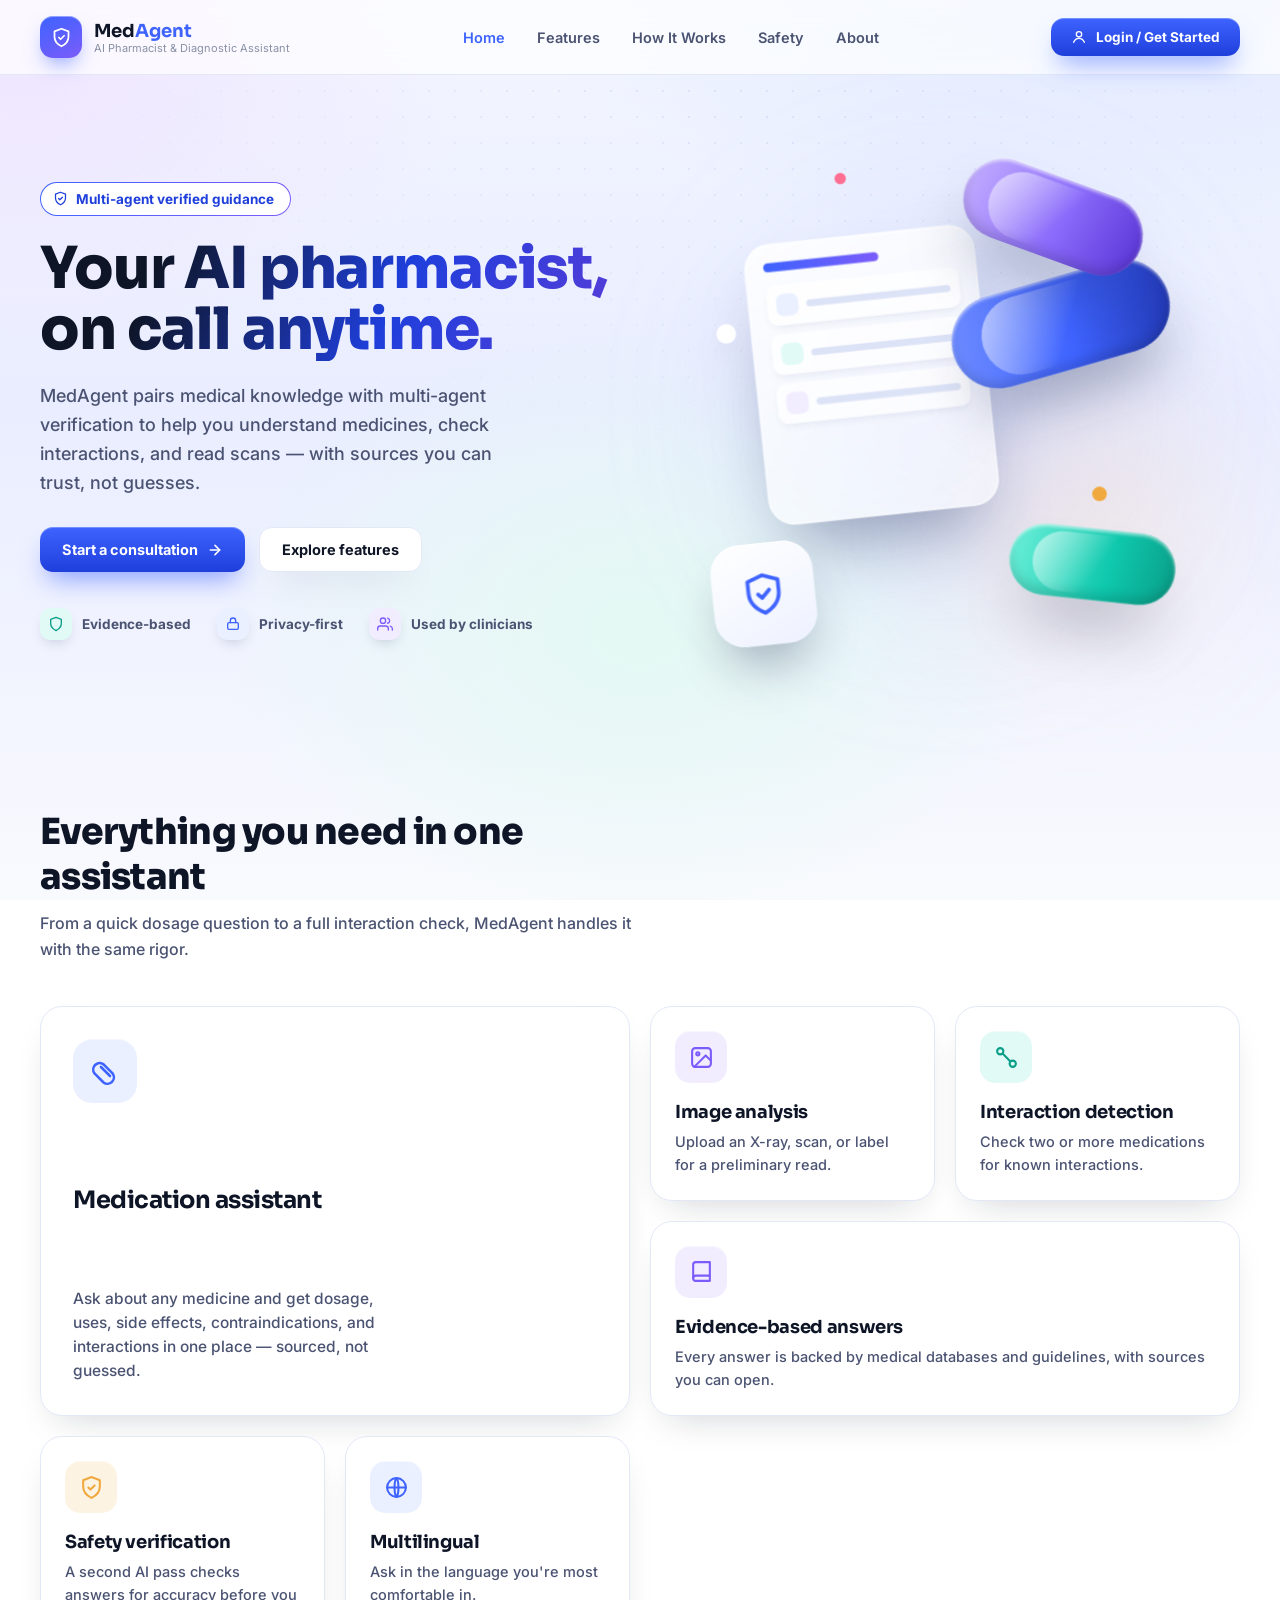
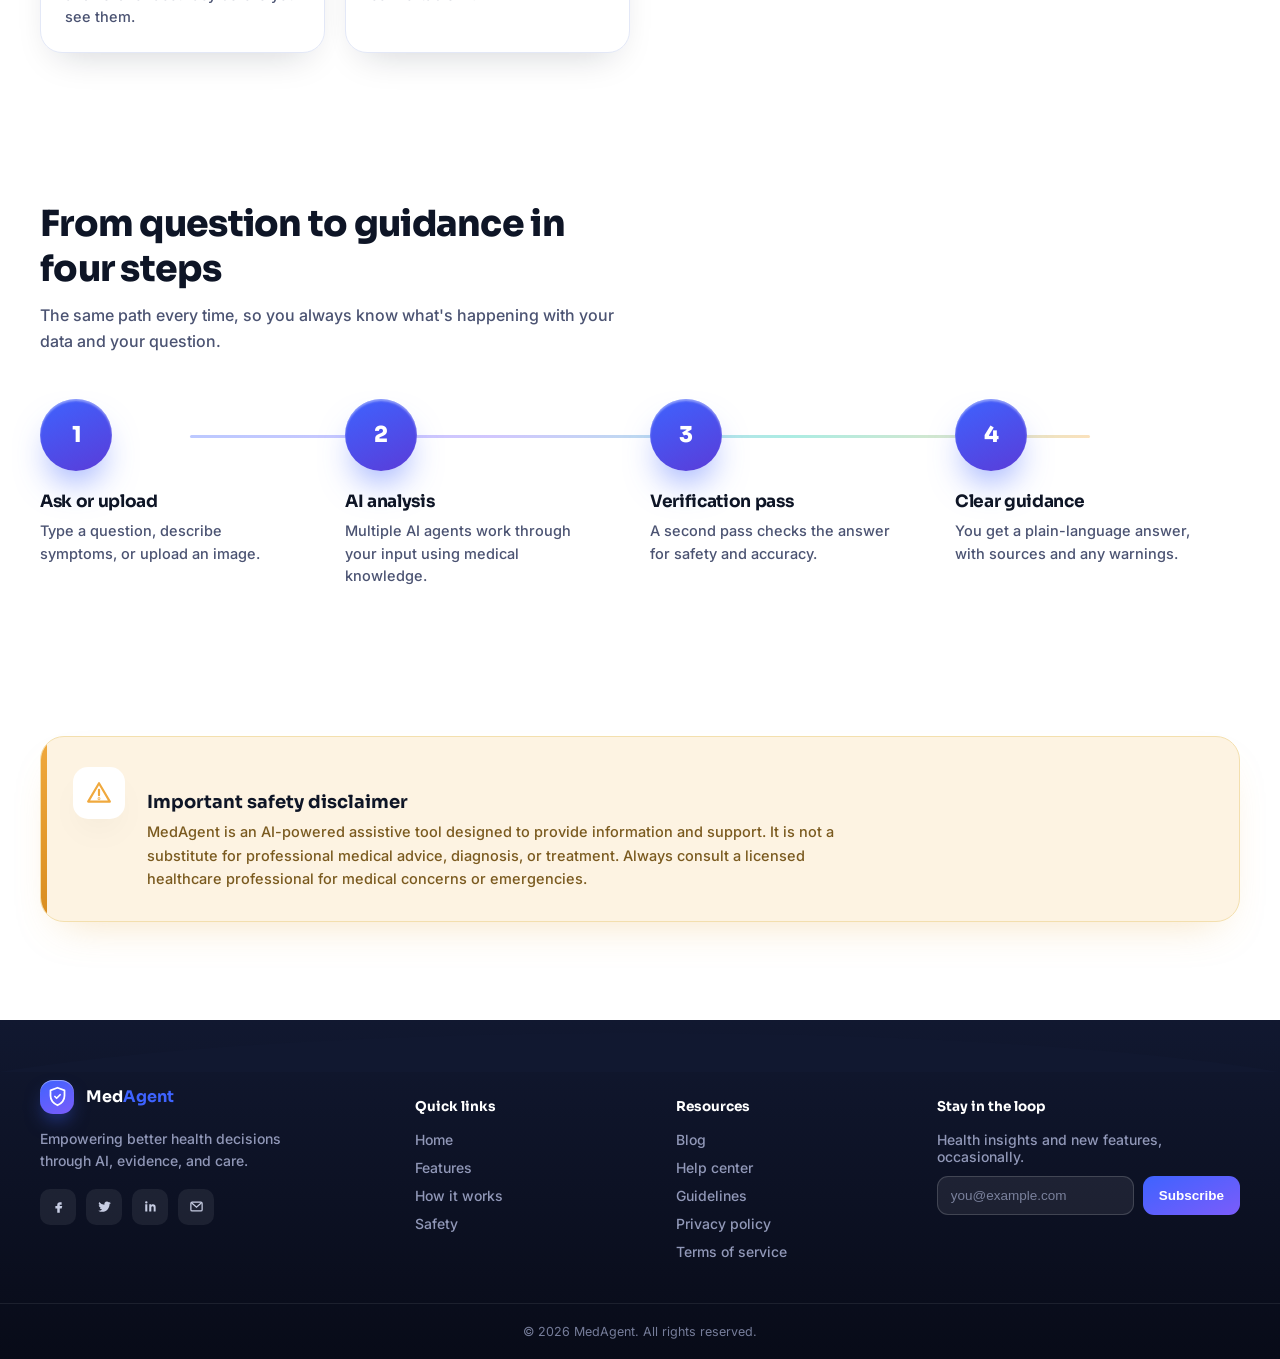
<file: app/static/index.html>
<!DOCTYPE html>
<html lang="en">
<head>
<meta charset="UTF-8" />
<meta name="viewport" content="width=device-width, initial-scale=1.0" />
<title>MedAgent — Your AI Pharmacist &amp; Diagnostic Assistant</title>
<link rel="preconnect" href="https://fonts.googleapis.com">
<link rel="preconnect" href="https://fonts.gstatic.com" crossorigin>
<link href="https://fonts.googleapis.com/css2?family=Sora:wght@600;700;800&family=Inter:wght@400;500;600;700;800&display=swap" rel="stylesheet">
<style>
  :root{
    --ink:#0E1526; --ink-soft:#4b5372; --ink-faint:#8890a6;
    --bg-0:#f3f6ff; --bg-1:#e9edff;
    --surface:#ffffff; --line:#e3e8f7;
    --primary:#3e63ff; --primary-deep:#1f3fdb; --primary-tint:#eaf0ff;
    --violet:#7b5cfa; --violet-deep:#5a3cd8; --violet-tint:#f1edff;
    --teal:#0fc9ae; --teal-deep:#0a9e88; --teal-tint:#e1faf6;
    --amber:#f0a93e; --amber-tint:#fdf3e2; --amber-line:#f3dfae;
    --coral:#ff6f91;
    --navy-deep:#080b18; --navy-mid:#111830;
    --shadow-blue:0 26px 64px -20px rgba(62,99,255,.5);
    --shadow-violet:0 26px 60px -18px rgba(123,92,250,.45);
    --shadow-teal:0 26px 60px -18px rgba(15,201,174,.4);
    --shadow-amber:0 26px 60px -18px rgba(240,169,62,.4);
    --shadow-soft:0 16px 38px -18px rgba(14,21,38,.22);
  }
  *{box-sizing:border-box;}
  html{scroll-behavior:smooth;}
  body{
    margin:0; font-family:'Inter',system-ui,sans-serif; color:var(--ink);
    background:
      radial-gradient(1100px 620px at 88% -10%, #dce6ff 0%, transparent 58%),
      radial-gradient(820px 520px at 2% 8%, #efe6ff 0%, transparent 55%),
      radial-gradient(700px 500px at 50% 70%, #e3f9f3 0%, transparent 60%),
      linear-gradient(180deg, var(--bg-0), var(--bg-1) 45%, #f9fafe 100%);
    background-attachment:fixed;
    -webkit-font-smoothing:antialiased;
    position:relative;
  }
  body::before{
    content:""; position:fixed; inset:0; z-index:0; pointer-events:none; opacity:.5;
    background-image:radial-gradient(#c3cdf2 1px, transparent 1px);
    background-size:26px 26px;
    mask-image:radial-gradient(1100px 700px at 60% 0%, #000 0%, transparent 75%);
  }
  h1,h2,h3{font-family:'Sora',sans-serif; letter-spacing:-0.02em; margin:0;}
  a{color:inherit; text-decoration:none;}
  p{margin:0;}
  img,svg{display:block;}
  @media (prefers-reduced-motion: reduce){ *{animation:none !important; transition:none !important;} }
  :focus-visible{outline:2.5px solid var(--primary); outline-offset:3px; border-radius:4px;}
  .rel{position:relative; z-index:1;}

  /* ---------------- header ---------------- */
  .lp-header{
    position:sticky; top:0; z-index:50; display:flex; align-items:center; justify-content:space-between;
    padding:16px 40px; background:rgba(255,255,255,.7); backdrop-filter:blur(16px) saturate(160%);
    border-bottom:1px solid var(--line);
  }
  .brand{display:flex; align-items:center; gap:12px;}
  .brand-mark{
    width:42px; height:42px; border-radius:13px; flex-shrink:0; position:relative;
    background:linear-gradient(155deg, var(--primary) 0%, var(--violet) 100%);
    box-shadow:0 10px 20px -6px rgba(62,99,255,.6), inset 0 1px 0 rgba(255,255,255,.4);
    display:flex; align-items:center; justify-content:center; color:#fff;
  }
  .brand-mark svg{width:21px; height:21px;}
  .brand-text .name{font-family:'Sora',sans-serif; font-weight:700; font-size:18px;}
  .brand-text .name span{color:var(--primary);}
  .brand-text .tagline{font-size:11px; color:var(--ink-faint); margin-top:-1px;}
  .lp-nav{display:flex; gap:32px; align-items:center;}
  .lp-nav a{font-size:14.5px; font-weight:600; color:var(--ink-soft); transition:color .15s;}
  .lp-nav a:hover{color:var(--ink);}
  .lp-nav a.active{color:var(--primary);}
  .btn{display:inline-flex; align-items:center; gap:9px; font-size:14.5px; font-weight:700; border-radius:13px; padding:13px 22px; border:none; cursor:pointer; font-family:inherit;}
  .btn svg{width:16px; height:16px;}
  .btn-primary{
    color:#fff; background:linear-gradient(180deg, var(--primary), var(--primary-deep));
    box-shadow:0 14px 26px -8px rgba(62,99,255,.6), inset 0 1px 0 rgba(255,255,255,.28);
    transition:transform .15s, box-shadow .15s;
  }
  .btn-primary:hover{transform:translateY(-2px) scale(1.015); box-shadow:0 18px 34px -8px rgba(62,99,255,.68), inset 0 1px 0 rgba(255,255,255,.32);}
  .btn-outline{background:#fff; color:var(--ink); border:1.5px solid var(--line); box-shadow:var(--shadow-soft); transition:transform .15s, border-color .15s;}
  .btn-outline:hover{transform:translateY(-2px); border-color:var(--primary);}
  .header-cta{font-size:13.5px; padding:11px 20px;}

  /* ---------------- hero ---------------- */
  .lp-hero{
    display:grid; grid-template-columns:1fr 1fr; gap:36px; align-items:center;
    padding:76px 40px 64px; max-width:1300px; margin:0 auto; position:relative;
  }
  .kicker{
    display:inline-flex; align-items:center; gap:8px; font-size:13.5px; font-weight:700; color:var(--primary-deep);
    background:linear-gradient(#fff,#fff) padding-box, linear-gradient(120deg,var(--primary),var(--violet)) border-box;
    border:1.5px solid transparent; padding:8px 16px 8px 12px; border-radius:999px; box-shadow:var(--shadow-soft);
  }
  .kicker svg{width:15px; height:15px;}
  .lp-hero h1{
    font-size:58px; line-height:1.06; font-weight:800; margin:22px 0 20px; max-width:600px;
    background:linear-gradient(115deg, var(--ink) 20%, var(--primary-deep) 60%, var(--violet-deep) 100%);
    -webkit-background-clip:text; background-clip:text; color:transparent;
  }
  .lp-hero p.lede{color:var(--ink-soft); font-size:18px; line-height:1.62; max-width:490px; font-weight:500;}
  .hero-ctas{display:flex; gap:14px; margin-top:30px; flex-wrap:wrap;}
  .hero-badges{display:flex; gap:26px; margin-top:36px; flex-wrap:wrap;}
  .hero-badge{display:flex; align-items:center; gap:10px; font-size:13.5px; font-weight:700; color:var(--ink-soft);}
  .hero-badge .dot{width:32px; height:32px; border-radius:10px; display:flex; align-items:center; justify-content:center; flex-shrink:0; box-shadow:0 6px 14px -6px rgba(20,30,70,.25);}
  .hero-badge .dot svg{width:16px; height:16px;}

  /* --- 3D hero visual --- */
  .hero-stage{ perspective:1500px; display:flex; align-items:center; justify-content:center; min-height:520px; position:relative; }
  .hero-glow-1{ position:absolute; width:480px; height:480px; border-radius:50%; filter:blur(80px); opacity:.65;
    background:radial-gradient(circle, #b9caff 0%, transparent 68%); z-index:0; }
  .hero-glow-2{ position:absolute; width:320px; height:320px; right:0; bottom:0; border-radius:50%; filter:blur(70px); opacity:.55;
    background:radial-gradient(circle, #ffd9ba 0%, transparent 70%); z-index:0; }
  .hero-rig{ position:relative; width:400px; height:400px; transform-style:preserve-3d; transition:transform .12s ease-out; z-index:1;
    animation:float-idle 7s ease-in-out infinite; }
  @keyframes float-idle{ 0%,100%{ transform:translateY(0px) rotateX(8deg) rotateY(-10deg);} 50%{ transform:translateY(-16px) rotateX(5deg) rotateY(-5deg);} }

  .glass-panel{
    position:absolute; width:230px; height:280px; left:8px; top:24px; border-radius:26px; transform:translateZ(10px) rotate(-6deg);
    background:linear-gradient(160deg, rgba(255,255,255,.85), rgba(255,255,255,.55));
    border:1px solid rgba(255,255,255,.8); backdrop-filter:blur(6px);
    box-shadow:0 40px 70px -24px rgba(20,30,70,.4), inset 0 1px 0 rgba(255,255,255,.7);
    padding:18px;
  }
  .glass-panel .gp-bar{ height:9px; border-radius:5px; background:linear-gradient(90deg,var(--primary),var(--violet)); width:60%; margin-bottom:14px; }
  .glass-panel .gp-row{ display:flex; align-items:center; gap:8px; padding:9px; border-radius:10px; background:rgba(255,255,255,.7); margin-bottom:9px; box-shadow:0 4px 10px -4px rgba(20,30,70,.12); }
  .glass-panel .gp-dot{ width:22px; height:22px; border-radius:7px; flex-shrink:0; }
  .glass-panel .gp-line{ height:7px; border-radius:4px; background:#dde3f7; flex:1; }
  .glass-panel .gp-ring{ position:absolute; right:16px; bottom:16px; width:56px; height:56px; }

  .cap{ position:absolute; border-radius:999px; box-shadow:0 34px 56px -18px rgba(20,30,70,.4), inset 0 2px 3px rgba(255,255,255,.6), inset 0 -6px 10px rgba(0,0,0,.14); }
  .cap::after{ content:""; position:absolute; inset:8% 14%; border-radius:inherit; background:linear-gradient(120deg, rgba(255,255,255,.6), transparent 55%); }
  .cap-1{ width:210px; height:88px; right:-10px; top:74px; background:linear-gradient(100deg, #6f8dff 0%, #3e63ff 55%, #2036b0 100%); transform:translateZ(90px) rotate(-16deg); }
  .cap-2{ width:170px; height:74px; right:20px; top:-14px; background:linear-gradient(100deg, #c3aeff 0%, #8a6bfb 55%, #5a35d6 100%); transform:translateZ(130px) rotate(20deg); }
  .cap-3{ width:150px; height:64px; right:-4px; bottom:30px; background:linear-gradient(100deg, #6ef0da 0%, #0fc9ae 60%, #0a9e88 100%); transform:translateZ(150px) rotate(6deg); }

  .badge-shield{
    position:absolute; left:-8px; bottom:-6px; width:90px; height:90px; border-radius:26px; transform:translateZ(180px) rotate(-6deg);
    background:linear-gradient(155deg, #ffffff, #eef2ff); box-shadow:0 26px 46px -14px rgba(20,30,70,.4), inset 0 1px 0 rgba(255,255,255,.85);
    display:flex; align-items:center; justify-content:center; color:var(--primary);
  }
  .badge-shield svg{width:40px; height:40px;}
  .float-dot{ position:absolute; border-radius:50%; background:#fff; box-shadow:0 10px 20px -6px rgba(20,30,70,.28); }
  .fd-1{ width:18px; height:18px; left:-14px; top:120px; transform:translateZ(120px); }
  .fd-2{ width:13px; height:13px; right:60px; bottom:120px; transform:translateZ(170px); background:var(--amber); box-shadow:none; }
  .fd-3{ width:10px; height:10px; left:100px; top:-8px; transform:translateZ(190px); background:var(--coral); box-shadow:none; }

  /* ---------------- sections ---------------- */
  .section{max-width:1300px; margin:0 auto; padding:74px 40px; position:relative;}
  .section-head{max-width:600px; margin-bottom:44px;}
  .section-head h2{font-size:36px; font-weight:800;}
  .section-head p{color:var(--ink-soft); font-size:16px; margin-top:12px; line-height:1.6; font-weight:500;}

  /* tighter, punchier bento grid — no dead space */
  .bento{ display:grid; grid-template-columns:repeat(4,1fr); grid-auto-rows:auto; gap:20px; }
  .f-card{
    position:relative; background:var(--surface); border:1px solid var(--line); border-radius:22px; padding:24px;
    display:flex; flex-direction:column; overflow:hidden;
    transform-style:preserve-3d; transition:transform .15s ease-out, box-shadow .25s;
    box-shadow:var(--shadow-soft);
  }
  .f-card .f-ico{ width:52px; height:52px; border-radius:15px; display:flex; align-items:center; justify-content:center; margin-bottom:18px; flex-shrink:0; box-shadow:inset 0 1px 0 rgba(255,255,255,.5); }
  .f-card .f-ico svg{width:25px; height:25px;}
  .f-card h3{font-size:18px; font-weight:700; margin-bottom:8px;}
  .f-card p{font-size:14.5px; color:var(--ink-soft); line-height:1.55; font-weight:500;}
  .f-flagship{ grid-column:span 2; grid-row:span 2; padding:32px; justify-content:space-between; }
  .f-flagship .f-ico{ width:64px; height:64px; border-radius:19px; }
  .f-flagship .f-ico svg{width:31px; height:31px;}
  .f-flagship h3{font-size:24px;}
  .f-flagship p{font-size:15.5px; max-width:340px;}
  .f-wide{ grid-column:span 2; }
  .f-card.glow-blue:hover{ box-shadow:var(--shadow-blue); border-color:#c7d6ff; }
  .f-card.glow-violet:hover{ box-shadow:var(--shadow-violet); border-color:#dcd0ff; }
  .f-card.glow-teal:hover{ box-shadow:var(--shadow-teal); border-color:#bdf2e6; }
  .f-card.glow-amber:hover{ box-shadow:var(--shadow-amber); border-color:#f3dfae; }

  /* ---------------- how it works ---------------- */
  .flow{ position:relative; display:grid; grid-template-columns:repeat(4,1fr); gap:20px; margin-top:8px; }
  .flow::before{
    content:""; position:absolute; top:36px; left:12.5%; right:12.5%; height:3px; border-radius:3px;
    background:linear-gradient(90deg, var(--primary), var(--violet), var(--teal), var(--amber)); opacity:.35; z-index:0;
  }
  .flow-step{ position:relative; z-index:1; text-align:left; }
  .flow-orb{
    width:72px; height:72px; border-radius:50%; display:flex; align-items:center; justify-content:center; font-family:'Sora',sans-serif;
    font-weight:800; font-size:22px; color:#fff; margin-bottom:20px;
    background:linear-gradient(155deg, var(--primary), var(--violet-deep));
    box-shadow:0 20px 34px -10px rgba(62,99,255,.55), inset 0 2px 2px rgba(255,255,255,.4);
  }
  .flow-step h3{font-size:17px; font-weight:700; margin-bottom:8px;}
  .flow-step p{font-size:14.5px; color:var(--ink-soft); line-height:1.58; max-width:250px; font-weight:500;}

  /* ---------------- safety banner ---------------- */
  .safety-card{
    display:flex; gap:22px; align-items:flex-start; background:var(--amber-tint); border:1px solid var(--amber-line);
    border-radius:24px; padding:30px 32px; position:relative; overflow:hidden; box-shadow:0 20px 44px -22px rgba(229,166,60,.35);
  }
  .safety-card::before{ content:""; position:absolute; left:0; top:0; bottom:0; width:6px; background:linear-gradient(180deg,var(--amber),#d98d1f); }
  .safety-ico{ width:52px; height:52px; border-radius:15px; background:#fff; box-shadow:var(--shadow-soft); display:flex; align-items:center; justify-content:center; color:var(--amber); flex-shrink:0; }
  .safety-ico svg{width:26px; height:26px;}
  .safety-card h4{font-size:18px; font-weight:700; margin-bottom:7px; font-family:'Sora',sans-serif;}
  .safety-card p{font-size:14.5px; color:#7a5a1f; line-height:1.62; max-width:700px; font-weight:500;}

  /* ---------------- footer ---------------- */
  .site-footer{ background:linear-gradient(180deg, var(--navy-mid), var(--navy-deep)); color:#c7cde3; margin-top:24px; }
  .footer-wave{ display:block; width:100%; height:52px; }
  .footer-grid{ max-width:1300px; margin:0 auto; padding:8px 40px 32px; display:grid; grid-template-columns:1.5fr 1fr 1fr 1.3fr; gap:32px; }
  .footer-grid h4{ font-size:13.5px; font-weight:700; color:#fff; margin-bottom:16px; font-family:'Sora',sans-serif; }
  .footer-grid a, .footer-grid p{ display:block; font-size:14px; color:#9198b8; margin-bottom:11px; font-weight:500; }
  .footer-grid a:hover{ color:#fff; }
  .footer-about p{ line-height:1.6; max-width:290px; }
  .social-row{ display:flex; gap:10px; margin-top:16px; }
  .social-row a{ width:36px; height:36px; border-radius:10px; background:rgba(255,255,255,.07); display:flex; align-items:center; justify-content:center; color:#c7cde3; transition:transform .15s, background .15s; }
  .social-row a svg{ width:15px; height:15px; }
  .social-row a:hover{ background:linear-gradient(155deg,var(--primary),var(--violet)); color:#fff; transform:translateY(-2px); }
  .nl-form{ display:flex; gap:9px; margin-top:6px; }
  .nl-form input{ flex:1; min-width:0; padding:11px 13px; border-radius:11px; border:1px solid rgba(255,255,255,.16); background:rgba(255,255,255,.07); color:#fff; font-size:13.5px; }
  .nl-form input::placeholder{ color:#7a819c; }
  .nl-form button{ background:linear-gradient(155deg,var(--primary),var(--violet)); color:#fff; border:none; border-radius:11px; padding:11px 16px; font-size:13.5px; font-weight:700; flex-shrink:0; }
  .footer-bottom{ border-top:1px solid rgba(255,255,255,.08); text-align:center; padding:20px; font-size:12.5px; color:#767d9a; }

  /* ---------------- responsive ---------------- */
  @media (max-width:980px){
    .lp-nav{ display:none; }
    .lp-hero{ grid-template-columns:1fr; padding-top:52px; }
    .lp-hero h1{ font-size:42px; max-width:100%; }
    .lp-hero p.lede{ max-width:100%; font-size:16.5px; }
    .hero-stage{ order:-1; min-height:380px; }
    .bento{ grid-template-columns:repeat(2,1fr); }
    .f-flagship{ grid-column:span 2; grid-row:span 1; }
    .f-wide{ grid-column:span 2; }
    .flow{ grid-template-columns:1fr 1fr; row-gap:32px; }
    .flow::before{ display:none; }
    .footer-grid{ grid-template-columns:1fr 1fr; }
  }
  @media (max-width:600px){
    .lp-header{ padding:12px 18px; }
    .header-cta span:last-child{ display:none; }
    .lp-hero, .section{ padding-left:18px; padding-right:18px; }
    .lp-hero h1{ font-size:32px; }
    .lp-hero p.lede{ font-size:15.5px; }
    .bento{ grid-template-columns:1fr; }
    .f-flagship, .f-wide{ grid-column:span 1; }
    .flow{ grid-template-columns:1fr; }
    .footer-grid{ grid-template-columns:1fr; padding-top:28px; }
    .safety-card{ flex-direction:column; }
    .section-head h2{ font-size:27px; }
  }
</style>
</head>
<body>

<header class="lp-header rel">
  <div class="brand">
    <div class="brand-mark" id="ico-brand"></div>
    <div class="brand-text">
      <div class="name">Med<span>Agent</span></div>
      <div class="tagline">AI Pharmacist &amp; Diagnostic Assistant</div>
    </div>
  </div>
  <nav class="lp-nav">
    <a href="#" class="active">Home</a>
    <a href="#features">Features</a>
    <a href="#how-it-works">How It Works</a>
    <a href="#safety">Safety</a>
    <a href="#about">About</a>
  </nav>
  <a href="login.html" class="btn btn-primary header-cta" id="header-cta"><span id="ico-user"></span><span>Login / Get Started</span></a>
</header>

<section class="lp-hero rel">
  <div>
    <span class="kicker" id="ico-kicker-wrap"><span id="ico-kicker"></span>Multi-agent verified guidance</span>
    <h1>Your AI pharmacist,<br/>on call anytime.</h1>
    <p class="lede">MedAgent pairs medical knowledge with multi-agent verification to help you understand medicines, check interactions, and read scans — with sources you can trust, not guesses.</p>
    <div class="hero-ctas">
      <a href="login.html" class="btn btn-primary">Start a consultation <span id="ico-arrow-1"></span></a>
      <a href="#features" class="btn btn-outline">Explore features</a>
    </div>
    <div class="hero-badges">
      <div class="hero-badge"><div class="dot" style="background:var(--teal-tint);color:var(--teal-deep);" id="ico-b1"></div>Evidence-based</div>
      <div class="hero-badge"><div class="dot" style="background:var(--primary-tint);color:var(--primary);" id="ico-b2"></div>Privacy-first</div>
      <div class="hero-badge"><div class="dot" style="background:var(--violet-tint);color:var(--violet);" id="ico-b3"></div>Used by clinicians</div>
    </div>
  </div>

  <div class="hero-stage" id="hero-stage">
    <div class="hero-glow-1"></div>
    <div class="hero-glow-2"></div>
    <div class="hero-rig" id="hero-rig">
      <div class="glass-panel">
        <div class="gp-bar"></div>
        <div class="gp-row"><div class="gp-dot" style="background:var(--primary-tint);"></div><div class="gp-line"></div></div>
        <div class="gp-row"><div class="gp-dot" style="background:var(--teal-tint);"></div><div class="gp-line" style="width:70%;"></div></div>
        <div class="gp-row"><div class="gp-dot" style="background:var(--violet-tint);"></div><div class="gp-line" style="width:50%;"></div></div>
      </div>
      <div class="cap cap-1"></div>
      <div class="cap cap-2"></div>
      <div class="cap cap-3"></div>
      <span class="float-dot fd-1"></span>
      <span class="float-dot fd-2"></span>
      <span class="float-dot fd-3"></span>
      <div class="badge-shield" id="ico-shield-3d"></div>
    </div>
  </div>
</section>

<section class="section rel" id="features">
  <div class="section-head">
    <h2>Everything you need in one assistant</h2>
    <p>From a quick dosage question to a full interaction check, MedAgent handles it with the same rigor.</p>
  </div>
  <div class="bento" id="features-grid"></div>
</section>

<section class="section rel" id="how-it-works">
  <div class="section-head">
    <h2>From question to guidance in four steps</h2>
    <p>The same path every time, so you always know what's happening with your data and your question.</p>
  </div>
  <div class="flow" id="steps-grid"></div>
</section>

<section class="section rel" id="safety">
  <div class="safety-card">
    <div class="safety-ico" id="ico-alert"></div>
    <div>
      <h4>Important safety disclaimer</h4>
      <p>MedAgent is an AI-powered assistive tool designed to provide information and support. It is not a substitute for professional medical advice, diagnosis, or treatment. Always consult a licensed healthcare professional for medical concerns or emergencies.</p>
    </div>
  </div>
</section>

<footer class="site-footer rel" id="about">
  <svg class="footer-wave" viewBox="0 0 1300 52" preserveAspectRatio="none"><path d="M0 52 C 320 0, 980 0, 1300 52 Z" fill="#111830"/></svg>
  <div class="footer-grid">
    <div class="footer-about">
      <div class="brand" style="margin-bottom:14px;">
        <div class="brand-mark" style="width:34px;height:34px;" id="ico-brand-2"></div>
        <div class="brand-text"><div class="name" style="font-size:16px;color:#fff;">Med<span>Agent</span></div></div>
      </div>
      <p>Empowering better health decisions through AI, evidence, and care.</p>
      <div class="social-row">
        <a href="#" aria-label="Facebook" id="ico-fb"></a>
        <a href="#" aria-label="Twitter" id="ico-tw"></a>
        <a href="#" aria-label="LinkedIn" id="ico-li"></a>
        <a href="#" aria-label="Email" id="ico-mail"></a>
      </div>
    </div>
    <div>
      <h4>Quick links</h4>
      <a href="#">Home</a><a href="#features">Features</a><a href="#how-it-works">How it works</a><a href="#safety">Safety</a>
    </div>
    <div>
      <h4>Resources</h4>
      <a href="#">Blog</a><a href="#">Help center</a><a href="#">Guidelines</a><a href="#">Privacy policy</a><a href="#">Terms of service</a>
    </div>
    <div>
      <h4>Stay in the loop</h4>
      <p>Health insights and new features, occasionally.</p>
      <form class="nl-form" id="nl-form">
        <input type="email" placeholder="you@example.com" required />
        <button type="submit">Subscribe</button>
      </form>
    </div>
  </div>
  <div class="footer-bottom">© 2026 MedAgent. All rights reserved.</div>
</footer>

<script>
  const I = {
    shield:'<svg viewBox="0 0 24 24" fill="none" stroke="currentColor" stroke-width="2" stroke-linecap="round" stroke-linejoin="round"><path d="M12 2 4 5v6c0 5 3.4 8.7 8 11 4.6-2.3 8-6 8-11V5l-8-3Z"/></svg>',
    shieldCheck:'<svg viewBox="0 0 24 24" fill="none" stroke="currentColor" stroke-width="2" stroke-linecap="round" stroke-linejoin="round"><path d="M12 2 4 5v6c0 5 3.4 8.7 8 11 4.6-2.3 8-6 8-11V5l-8-3Z"/><path d="m9 12 2 2 4-4"/></svg>',
    user:'<svg viewBox="0 0 24 24" fill="none" stroke="currentColor" stroke-width="2" stroke-linecap="round" stroke-linejoin="round"><circle cx="12" cy="8" r="4"/><path d="M4 20c1.5-4 5-6 8-6s6.5 2 8 6"/></svg>',
    arrow:'<svg viewBox="0 0 24 24" fill="none" stroke="currentColor" stroke-width="2.4" stroke-linecap="round" stroke-linejoin="round"><line x1="5" y1="12" x2="19" y2="12"/><polyline points="12 5 19 12 12 19"/></svg>',
    lock:'<svg viewBox="0 0 24 24" fill="none" stroke="currentColor" stroke-width="2" stroke-linecap="round" stroke-linejoin="round"><rect x="4" y="10" width="16" height="10" rx="2"/><path d="M8 10V7a4 4 0 0 1 8 0v3"/></svg>',
    users:'<svg viewBox="0 0 24 24" fill="none" stroke="currentColor" stroke-width="2" stroke-linecap="round" stroke-linejoin="round"><path d="M17 21v-2a4 4 0 0 0-4-4H5a4 4 0 0 0-4 4v2"/><circle cx="9" cy="7" r="4"/><path d="M23 21v-2a4 4 0 0 0-3-3.87"/><path d="M16 3.13a4 4 0 0 1 0 7.75"/></svg>',
    pill:'<svg viewBox="0 0 24 24" fill="none" stroke="currentColor" stroke-width="2" stroke-linecap="round" stroke-linejoin="round"><path d="M10.5 20.5 3.5 13.5a5 5 0 0 1 7-7l7 7a5 5 0 0 1-7 7Z"/><line x1="8.5" y1="8.5" x2="15.5" y2="15.5"/></svg>',
    image:'<svg viewBox="0 0 24 24" fill="none" stroke="currentColor" stroke-width="2" stroke-linecap="round" stroke-linejoin="round"><rect x="3" y="3" width="18" height="18" rx="3"/><circle cx="8.5" cy="8.5" r="1.5"/><path d="m21 15-5-5-11 11"/></svg>',
    interactions:'<svg viewBox="0 0 24 24" fill="none" stroke="currentColor" stroke-width="2" stroke-linecap="round" stroke-linejoin="round"><circle cx="6" cy="6" r="3"/><circle cx="18" cy="18" r="3"/><path d="M8.5 8.5 15.5 15.5"/></svg>',
    book:'<svg viewBox="0 0 24 24" fill="none" stroke="currentColor" stroke-width="2" stroke-linecap="round" stroke-linejoin="round"><path d="M4 4.5A2.5 2.5 0 0 1 6.5 2H20v18H6.5A2.5 2.5 0 0 1 4 17.5v-13Z"/><path d="M4 17.5A2.5 2.5 0 0 1 6.5 15H20"/></svg>',
    globe:'<svg viewBox="0 0 24 24" fill="none" stroke="currentColor" stroke-width="2" stroke-linecap="round" stroke-linejoin="round"><circle cx="12" cy="12" r="9"/><path d="M3 12h18M12 3c2.5 2.7 2.5 15.3 0 18M12 3c-2.5 2.7-2.5 15.3 0 18"/></svg>',
    alertTriangle:'<svg viewBox="0 0 24 24" fill="none" stroke="currentColor" stroke-width="2" stroke-linecap="round" stroke-linejoin="round"><path d="M12 3 2 20h20L12 3Z"/><line x1="12" y1="9" x2="12" y2="14"/><circle cx="12" cy="17.3" r=".3" fill="currentColor"/></svg>',
    facebook:'<svg viewBox="0 0 24 24" fill="currentColor"><path d="M14 9h3V5h-3c-2.2 0-4 1.8-4 4v2H7v4h3v7h4v-7h3l1-4h-4V9c0-.6.4-1 1-1Z"/></svg>',
    twitter:'<svg viewBox="0 0 24 24" fill="currentColor"><path d="M22 5.9c-.7.3-1.5.6-2.3.7.8-.5 1.4-1.3 1.7-2.3-.8.5-1.7.8-2.6 1a4.1 4.1 0 0 0-7 3.7A11.6 11.6 0 0 1 3.4 4.6a4.1 4.1 0 0 0 1.3 5.5c-.6 0-1.3-.2-1.8-.5v.1c0 2 1.4 3.6 3.3 4a4.2 4.2 0 0 1-1.8.1c.5 1.6 2 2.8 3.8 2.8A8.3 8.3 0 0 1 2 18.6a11.6 11.6 0 0 0 6.3 1.9c7.5 0 11.7-6.3 11.7-11.7v-.5c.8-.6 1.5-1.3 2-2.1Z"/></svg>',
    linkedin:'<svg viewBox="0 0 24 24" fill="currentColor"><path d="M6.9 8.4H3.6V20h3.3V8.4ZM5.3 3.4a1.9 1.9 0 1 0 0 3.9 1.9 1.9 0 0 0 0-3.9ZM20.4 20h-3.3v-6.1c0-1.4-.5-2.4-1.8-2.4-1 0-1.6.7-1.9 1.3-.1.2-.1.6-.1.9V20h-3.3s.1-10.6 0-11.6h3.3v1.7c.4-.7 1.2-1.7 3-1.7 2.2 0 3.9 1.5 3.9 4.6V20Z"/></svg>',
    mail:'<svg viewBox="0 0 24 24" fill="none" stroke="currentColor" stroke-width="2"><rect x="3" y="5" width="18" height="14" rx="2"/><path d="m4 6 8 7 8-7"/></svg>',
  };
  document.getElementById("ico-brand").innerHTML = I.shieldCheck;
  document.getElementById("ico-brand-2").innerHTML = I.shieldCheck;
  document.getElementById("ico-user").innerHTML = I.user;
  document.getElementById("ico-arrow-1").innerHTML = I.arrow;
  document.getElementById("ico-kicker").innerHTML = I.shieldCheck;
  document.getElementById("ico-b1").innerHTML = I.shield;
  document.getElementById("ico-b2").innerHTML = I.lock;
  document.getElementById("ico-b3").innerHTML = I.users;
  document.getElementById("ico-shield-3d").innerHTML = I.shieldCheck;
  document.getElementById("ico-alert").innerHTML = I.alertTriangle;
  document.getElementById("ico-fb").innerHTML = I.facebook;
  document.getElementById("ico-tw").innerHTML = I.twitter;
  document.getElementById("ico-li").innerHTML = I.linkedin;
  document.getElementById("ico-mail").innerHTML = I.mail;

  const FEATURES = [
    { icon:"pill", bg:"var(--primary-tint)", fg:"var(--primary)", title:"Medication assistant", desc:"Ask about any medicine and get dosage, uses, side effects, contraindications, and interactions in one place — sourced, not guessed.", flagship:true, glow:"glow-blue" },
    { icon:"image", bg:"var(--violet-tint)", fg:"var(--violet)", title:"Image analysis", desc:"Upload an X-ray, scan, or label for a preliminary read.", glow:"glow-violet" },
    { icon:"interactions", bg:"var(--teal-tint)", fg:"var(--teal-deep)", title:"Interaction detection", desc:"Check two or more medications for known interactions.", glow:"glow-teal" },
    { icon:"book", bg:"var(--violet-tint)", fg:"var(--violet)", title:"Evidence-based answers", desc:"Every answer is backed by medical databases and guidelines, with sources you can open.", wide:true, glow:"glow-violet" },
    { icon:"shieldCheck", bg:"var(--amber-tint)", fg:"var(--amber)", title:"Safety verification", desc:"A second AI pass checks answers for accuracy before you see them.", glow:"glow-amber" },
    { icon:"globe", bg:"var(--primary-tint)", fg:"var(--primary)", title:"Multilingual", desc:"Ask in the language you're most comfortable in.", glow:"glow-blue" },
  ];
  document.getElementById("features-grid").innerHTML = FEATURES.map(f => `
    <div class="f-card ${f.glow} ${f.flagship ? "f-flagship" : ""} ${f.wide ? "f-wide" : ""}">
      <div class="f-ico" style="background:${f.bg};color:${f.fg};">${I[f.icon]}</div>
      <h3>${f.title}</h3><p>${f.desc}</p>
    </div>`).join("");

  const STEPS = [
    { title:"Ask or upload", desc:"Type a question, describe symptoms, or upload an image." },
    { title:"AI analysis", desc:"Multiple AI agents work through your input using medical knowledge." },
    { title:"Verification pass", desc:"A second pass checks the answer for safety and accuracy." },
    { title:"Clear guidance", desc:"You get a plain-language answer, with sources and any warnings." },
  ];
  document.getElementById("steps-grid").innerHTML = STEPS.map((s,i) => `
    <div class="flow-step">
      <div class="flow-orb">${i+1}</div>
      <h3>${s.title}</h3><p>${s.desc}</p>
    </div>`).join("");

  const stage = document.getElementById("hero-stage");
  const rig = document.getElementById("hero-rig");
  if (window.matchMedia("(pointer:fine)").matches) {
    stage.addEventListener("mousemove", (e) => {
      const r = stage.getBoundingClientRect();
      const px = (e.clientX - r.left) / r.width - 0.5;
      const py = (e.clientY - r.top) / r.height - 0.5;
      rig.style.animation = "none";
      rig.style.transform = `rotateY(${px * 24 - 10}deg) rotateX(${-py * 18 + 8}deg)`;
    });
    stage.addEventListener("mouseleave", () => { rig.style.transform = ""; rig.style.animation = "float-idle 7s ease-in-out infinite"; });
  }

  document.querySelectorAll(".f-card").forEach(card => {
    card.addEventListener("mousemove", (e) => {
      const r = card.getBoundingClientRect();
      const px = (e.clientX - r.left) / r.width - 0.5;
      const py = (e.clientY - r.top) / r.height - 0.5;
      card.style.transform = `perspective(700px) rotateY(${px * 7}deg) rotateX(${-py * 7}deg) translateY(-4px) scale(1.015)`;
    });
    card.addEventListener("mouseleave", () => { card.style.transform = ""; });
  });

  document.getElementById("nl-form").addEventListener("submit", (e) => {
    e.preventDefault();
    const btn = e.target.querySelector("button");
    btn.textContent = "Subscribed";
  });

  if (localStorage.getItem("medagent_token")) {
    document.querySelectorAll('a[href="login.html"]').forEach(a => a.href = "dashboard.html");
  }
</script>
</body>
</html>
</file>
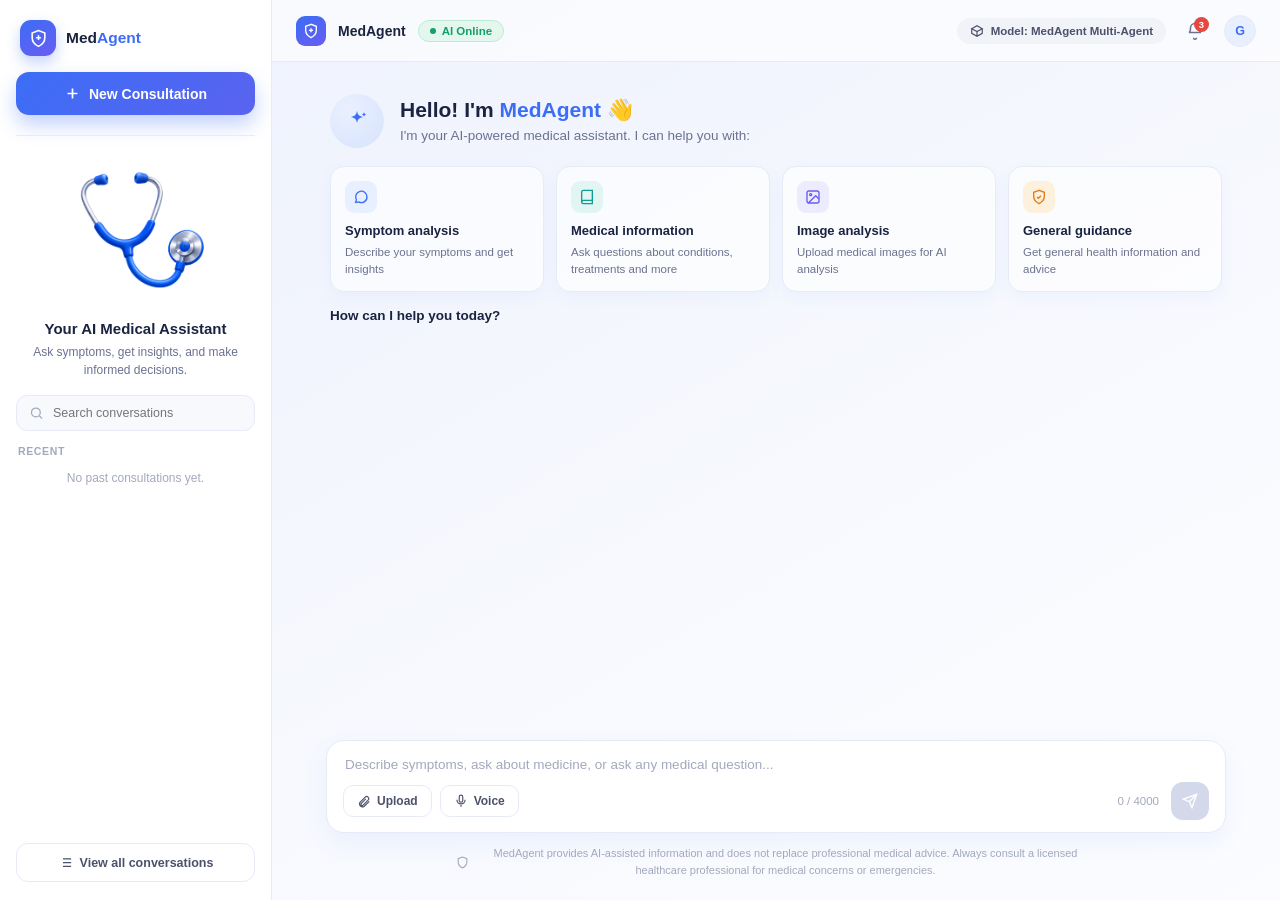
<file: app/static/assistant.html>
<!DOCTYPE html>
<html lang="en">
<head>
<meta charset="UTF-8" />
<meta name="viewport" content="width=device-width, initial-scale=1.0" />
<title>AI Medical Assistant — MedAgent</title>
<style>
  :root {
    --primary: #3b6df6;
    --primary-dark: #1d4fd6;
    --primary-light: #e8effe;
    --navy: #1a2340;
    --gray-50: #f8f9fc;
    --gray-100: #f1f3f8;
    --gray-200: #e5e9f5;
    --gray-300: #d3d9ea;
    --gray-400: #a3a9bd;
    --gray-500: #6b7290;
    --gray-600: #4c526b;
    --green: #14a06a;
    --green-bg: #e3f7ee;
    --green-border: #bfead6;
    --teal: #0f9e93;
    --teal-bg: #e1f5f3;
    --amber: #e07c1f;
    --amber-bg: #fdf1de;
    --purple: #6a5cf2;
    --purple-bg: #edebfe;
    --red: #e6473f;
    --red-bg: #fdecec;
    --card-bg: #ffffff;
    --card-border: #e6ebf7;
    --shadow-card: 0 10px 24px rgba(59, 109, 246, 0.07);
  }
  * { box-sizing: border-box; }
  html, body { height: 100%; }
  body {
    margin: 0; font-family: -apple-system, BlinkMacSystemFont, "Segoe UI", Roboto, Helvetica, Arial, sans-serif;
    background: linear-gradient(150deg, #eef2ff 0%, #f2f5fd 30%, #f7f9fe 60%, #fbfcff 100%);
    color: var(--navy); overflow: hidden;
  }
  a { text-decoration: none; color: inherit; }
  button { font-family: inherit; cursor: pointer; }

  .chat-shell { display: flex; height: 100vh; }

  /* Sidebar */
  .sidebar-backdrop { display: none; position: fixed; inset: 0; background: rgba(15,20,40,0.35); z-index: 30; }
  .chat-side {
    width: 272px; flex-shrink: 0; background: var(--card-bg); border-right: 1px solid var(--card-border);
    display: flex; flex-direction: column; padding: 18px 16px; overflow-y: auto; z-index: 40; transition: transform .25s ease;
  }
  .side-brand { display: flex; align-items: center; gap: 10px; padding: 2px 4px 16px; }
  .side-brand .logo {
    width: 36px; height: 36px; border-radius: 11px; flex-shrink: 0; background: linear-gradient(150deg, #3b6df6, #6a5cf2);
    color: white; display: flex; align-items: center; justify-content: center; box-shadow: 0 6px 14px rgba(59,109,246,0.3);
  }
  .side-brand .logo svg { width: 19px; height: 19px; }
  .side-brand .name { font-weight: 700; font-size: 15.5px; }
  .side-brand .name span { color: var(--primary); }

  .new-consult-btn {
    display: flex; align-items: center; justify-content: center; gap: 8px; width: 100%;
    background: linear-gradient(135deg, var(--primary), #5a63f0); color: white; border: none;
    border-radius: 13px; padding: 13px; font-size: 14px; font-weight: 700;
    box-shadow: 0 10px 20px rgba(59,109,246,0.3); margin-bottom: 16px;
  }
  .new-consult-btn svg { width: 17px; height: 17px; }
  .new-consult-btn:hover { transform: translateY(-1px); }

  .side-divider { height: 1px; background: var(--card-border); margin: 4px 0 16px; }

  .side-hero { text-align: center; padding: 6px 6px 16px; }
  .side-hero-art { width: 148px; height: 148px; margin: 0 auto 14px; position: relative; }
  .side-hero-art img { width: 100%; height: 100%; object-fit: contain; }
  .side-hero h3 { font-size: 15px; font-weight: 800; margin: 0 0 6px; }
  .side-hero p { font-size: 12px; color: var(--gray-500); line-height: 1.5; margin: 0; }

  .side-search { position: relative; margin-bottom: 14px; }
  .side-search svg { position: absolute; left: 13px; top: 50%; transform: translateY(-50%); width: 15px; height: 15px; color: var(--gray-400); }
  .side-search input {
    width: 100%; padding: 10px 12px 10px 36px; border-radius: 11px; border: 1px solid var(--card-border);
    font-size: 12.5px; background: var(--gray-50); color: var(--navy);
  }
  .side-search input:focus { outline: none; border-color: var(--primary); background: white; }

  .conv-label { font-size: 10.5px; text-transform: uppercase; letter-spacing: .06em; color: var(--gray-400); font-weight: 700; margin: 0 2px 8px; }
  .conv-list { flex: 1; display: flex; flex-direction: column; gap: 4px; }
  .conv-item {
    display: flex; align-items: center; gap: 10px; padding: 9px 8px; border-radius: 11px; cursor: pointer;
  }
  .conv-item:hover { background: var(--gray-50); }
  .conv-item .ico-circle { width: 32px; height: 32px; border-radius: 9px; flex-shrink: 0; display: flex; align-items: center; justify-content: center; }
  .conv-item .ico-circle svg { width: 15px; height: 15px; }
  .conv-item .t { font-size: 12.5px; font-weight: 700; color: var(--navy); }
  .conv-item .p { font-size: 11px; color: var(--gray-500); white-space: nowrap; overflow: hidden; text-overflow: ellipsis; max-width: 150px; }
  .conv-item .chev { width: 14px; height: 14px; color: var(--gray-300); flex-shrink: 0; margin-left: auto; }
  .conv-empty { font-size: 12px; color: var(--gray-400); padding: 6px 4px; text-align: center; }

  .view-all-btn {
    display: flex; align-items: center; justify-content: center; gap: 7px; width: 100%;
    border: 1px solid var(--card-border); background: white; border-radius: 12px; padding: 11px;
    font-size: 12.5px; font-weight: 700; color: var(--gray-600); margin-top: 10px;
  }
  .view-all-btn svg { width: 15px; height: 15px; }
  .view-all-btn:hover { background: var(--gray-50); }

  /* Main column */
  .chat-main { flex: 1; display: flex; flex-direction: column; min-width: 0; }
  .chat-topbar { height: 62px; flex-shrink: 0; display: flex; align-items: center; gap: 12px; padding: 0 24px; border-bottom: 1px solid var(--card-border); background: rgba(255,255,255,0.6); }
  .menu-toggle {
    display: none; align-items: center; justify-content: center; width: 34px; height: 34px;
    border-radius: 9px; background: white; border: 1px solid var(--card-border); flex-shrink: 0;
  }
  .menu-toggle svg { width: 17px; height: 17px; }
  .top-logo { width: 30px; height: 30px; border-radius: 9px; background: linear-gradient(150deg, #3b6df6, #6a5cf2); color: white; display: flex; align-items: center; justify-content: center; flex-shrink: 0; }
  .top-logo svg { width: 16px; height: 16px; }
  .top-name { font-weight: 700; font-size: 14px; flex-shrink: 0; }
  .online-pill {
    display: flex; align-items: center; gap: 6px; background: var(--green-bg); border: 1px solid var(--green-border);
    color: var(--green); font-size: 11.5px; font-weight: 700; padding: 4px 11px; border-radius: 999px; flex-shrink: 0;
  }
  .online-pill .dot { width: 6px; height: 6px; border-radius: 50%; background: var(--green); }
  .grow { flex: 1; }
  .model-pill {
    display: none; align-items: center; gap: 7px; background: var(--gray-100); color: var(--gray-600);
    font-size: 11.5px; font-weight: 600; padding: 6px 13px; border-radius: 999px; flex-shrink: 0;
  }
  .model-pill svg { width: 14px; height: 14px; }
  .bell-btn { position: relative; width: 34px; height: 34px; border-radius: 10px; border: none; background: transparent; display: flex; align-items: center; justify-content: center; color: var(--gray-500); flex-shrink: 0; }
  .bell-btn:hover { background: var(--gray-50); }
  .bell-btn svg { width: 18px; height: 18px; }
  .bell-dot { position: absolute; top: 3px; right: 3px; background: var(--red); color: white; font-size: 9.5px; font-weight: 700; width: 15px; height: 15px; border-radius: 50%; display: flex; align-items: center; justify-content: center; }
  .top-avatar {
    width: 32px; height: 32px; border-radius: 50%; background: var(--primary-light); color: var(--primary);
    display: flex; align-items: center; justify-content: center; font-size: 12.5px; font-weight: 700; flex-shrink: 0; border: 1px solid var(--card-border);
  }

  .chat-scroll { flex: 1; overflow-y: auto; padding: 26px 26px 12px; }
  .chat-inner { max-width: 900px; margin: 0 auto; }

  .empty-card {
    background: transparent; border: none; box-shadow: none; padding: 6px 4px 10px;
  }
  .empty-head { display: flex; gap: 16px; align-items: flex-start; margin-bottom: 18px; }
  .sparkle-avatar {
    width: 54px; height: 54px; border-radius: 50%; flex-shrink: 0; position: relative;
    background: radial-gradient(circle at 35% 30%, #eaf0ff, #dbe6fd 75%);
    display: flex; align-items: center; justify-content: center; color: var(--primary);
  }
  .sparkle-avatar svg { width: 24px; height: 24px; }
  .empty-head h2 { font-size: 21px; font-weight: 800; margin: 4px 0 6px; }
  .empty-head h2 span { color: var(--primary); }
  .empty-head p { font-size: 13.5px; color: var(--gray-500); margin: 0; }

  .feature-grid { display: grid; grid-template-columns: repeat(4, 1fr); gap: 12px; margin-bottom: 16px; }
  .feature-card { border: 1px solid var(--card-border); border-radius: 14px; padding: 14px; background: rgba(255,255,255,0.65); box-shadow: 0 6px 16px rgba(59,109,246,0.05); }
  .feature-card .ico-circle { width: 32px; height: 32px; border-radius: 9px; display: flex; align-items: center; justify-content: center; margin-bottom: 10px; }
  .feature-card .ico-circle svg { width: 16px; height: 16px; }
  .feature-card h4 { font-size: 13px; font-weight: 700; margin: 0 0 6px; }
  .feature-card p { font-size: 11.5px; color: var(--gray-500); line-height: 1.45; margin: 0; }
  .fc-blue .ico-circle { background: var(--primary-light); color: var(--primary); }
  .fc-teal .ico-circle { background: var(--teal-bg); color: var(--teal); }
  .fc-purple .ico-circle { background: var(--purple-bg); color: var(--purple); }
  .fc-amber .ico-circle { background: var(--amber-bg); color: var(--amber); }

  .empty-prompt { font-size: 13.5px; font-weight: 600; color: var(--navy); margin: 0; }

  /* messages */
  .msg-row { display: flex; gap: 11px; margin-bottom: 20px; }
  .msg-row.user { flex-direction: row-reverse; }
  .msg-avatar { width: 34px; height: 34px; border-radius: 50%; flex-shrink: 0; display: flex; align-items: center; justify-content: center; }
  .msg-avatar svg { width: 17px; height: 17px; }
  .msg-bubble-wrap { max-width: 74%; }
  .msg-row.user .msg-bubble-wrap { display: flex; flex-direction: column; align-items: flex-end; }
  .msg-bubble { border-radius: 16px; padding: 13px 16px; font-size: 13.5px; line-height: 1.6; }
  .msg-row.assistant .msg-bubble { background: var(--card-bg); border: 1px solid var(--card-border); box-shadow: var(--shadow-card); }
  .msg-row.user .msg-bubble { background: linear-gradient(135deg, var(--primary), #5a63f0); color: white; }
  .msg-time { font-size: 10.5px; color: var(--gray-400); margin-top: 5px; padding: 0 4px; }
  .msg-actions { display: flex; gap: 8px; margin-top: 8px; padding: 0 4px; }
  .msg-actions button { background: none; border: none; color: var(--gray-400); display: flex; padding: 3px; border-radius: 6px; }
  .msg-actions button:hover { color: var(--primary); background: var(--primary-light); }
  .msg-actions svg { width: 14px; height: 14px; }
  .typing-dots span { width: 6px; height: 6px; border-radius: 999px; background: var(--gray-400); display: inline-block; margin-right: 3px; animation: bounce 1.2s infinite; }
  .typing-dots span:nth-child(2) { animation-delay: .15s; }
  .typing-dots span:nth-child(3) { animation-delay: .3s; }
  @keyframes bounce { 0%,60%,100%{transform:translateY(0);} 30%{transform:translateY(-4px);} }

  /* composer */
  .chat-input-bar { flex-shrink: 0; padding: 14px 26px 20px; }
  .composer-inner { max-width: 900px; margin: 0 auto; }
  .composer {
    display: flex; flex-direction: column; border: 1px solid var(--card-border); border-radius: 18px;
    padding: 14px 16px 12px; background: var(--card-bg); box-shadow: var(--shadow-card);
  }
  .composer textarea {
    border: none; outline: none; resize: none; font-family: inherit; font-size: 13.5px; color: var(--navy);
    padding: 2px 2px 10px; max-height: 120px; background: transparent;
  }
  .composer textarea::placeholder { color: var(--gray-400); }
  .composer-actions { display: flex; align-items: center; justify-content: space-between; }
  .composer-actions .left { display: flex; gap: 8px; }
  .tool-btn { display: flex; align-items: center; gap: 6px; padding: 8px 13px; border-radius: 10px; border: 1px solid var(--card-border); background: white; font-size: 12px; font-weight: 600; color: var(--gray-600); }
  .tool-btn svg { width: 14px; height: 14px; }
  .tool-btn:hover { background: var(--gray-50); }
  .right-actions { display: flex; align-items: center; gap: 12px; }
  .char-count { font-size: 11.5px; color: var(--gray-400); }
  .send-btn {
    width: 38px; height: 38px; border-radius: 12px; background: var(--primary);
    color: white; display: flex; align-items: center; justify-content: center; border: none; box-shadow: 0 4px 10px rgba(59,109,246,0.18);
  }
  .send-btn svg { width: 16px; height: 16px; }
  .send-btn:disabled { background: var(--gray-300); box-shadow: none; cursor: not-allowed; }

  .footnote { text-align: center; font-size: 11px; color: var(--gray-400); margin: 12px auto 0; max-width: 640px; display: flex; align-items: center; justify-content: center; gap: 6px; line-height: 1.6; }
  .footnote svg { width: 13px; height: 13px; flex-shrink: 0; }

  /* Responsive */
  @media (max-width: 1000px) {
    .menu-toggle { display: flex; }
    .chat-side { position: fixed; left: 0; top: 0; height: 100vh; transform: translateX(-100%); box-shadow: 0 0 40px rgba(0,0,0,0.18); }
    .chat-side.open { transform: translateX(0); }
    .sidebar-backdrop.show { display: block; }
    .model-pill { display: none !important; }
  }
  @media (min-width: 1000px) {
    .model-pill { display: flex; }
  }
  @media (max-width: 760px) {
    .feature-grid { grid-template-columns: 1fr 1fr; }
    .chat-scroll { padding: 18px 16px 8px; }
    .chat-input-bar { padding: 10px 16px 16px; }
    .empty-card { padding: 20px; }
    .msg-bubble-wrap { max-width: 88%; }
  }
  @media (max-width: 480px) {
    .feature-grid { grid-template-columns: 1fr; }
    .top-name, .online-pill span.txt { display: none; }
    .composer-actions .left .tool-btn span { display: none; }
    .tool-btn { padding: 8px 10px; }
  }
</style>
</head>
<body>
<div class="chat-shell">

  <div class="sidebar-backdrop" id="sidebarBackdrop"></div>

  <aside class="chat-side" id="chatSide">
    <a class="side-brand" href="dashboard.html">
      <div class="logo"><svg viewBox="0 0 24 24" fill="none" stroke="currentColor" stroke-width="2"><path d="M12 2 4 5v6c0 5 3.4 8.7 8 11 4.6-2.3 8-6 8-11V5l-8-3Z"/><path d="M12 8v6M9 11h6"/></svg></div>
      <div class="name">Med<span>Agent</span></div>
    </a>

    <button class="new-consult-btn" id="newChatBtn">
      <svg viewBox="0 0 24 24" fill="none" stroke="currentColor" stroke-width="2.4"><path d="M12 5v14M5 12h14"/></svg>
      New Consultation
    </button>

    <div class="side-divider"></div>

    <div class="side-hero">
      <div class="side-hero-art">
        <img src="img/stethoscope.png" alt="" onerror="this.style.display='none'" />
      </div>
      <h3>Your AI Medical Assistant</h3>
      <p>Ask symptoms, get insights, and make informed decisions.</p>
    </div>

    <div class="side-search">
      <svg viewBox="0 0 24 24" fill="none" stroke="currentColor" stroke-width="2"><circle cx="11" cy="11" r="7"/><path d="m21 21-4.3-4.3"/></svg>
      <input type="text" id="convSearch" placeholder="Search conversations" />
    </div>

    <div class="conv-label">Recent</div>
    <div class="conv-list" id="convList">
      <div class="conv-empty">No past consultations yet.</div>
    </div>

    <button class="view-all-btn" onclick="location.href='history.html'">
      <svg viewBox="0 0 24 24" fill="none" stroke="currentColor" stroke-width="2"><path d="M8 6h13M8 12h13M8 18h13M3 6h.01M3 12h.01M3 18h.01"/></svg>
      View all conversations
    </button>
  </aside>

  <div class="chat-main">
    <div class="chat-topbar">
      <button class="menu-toggle" id="menuToggle" aria-label="Open menu">
        <svg viewBox="0 0 24 24" fill="none" stroke="currentColor" stroke-width="2"><path d="M4 7h16M4 12h16M4 17h16"/></svg>
      </button>
      <div class="top-logo"><svg viewBox="0 0 24 24" fill="none" stroke="currentColor" stroke-width="2"><path d="M12 2 4 5v6c0 5 3.4 8.7 8 11 4.6-2.3 8-6 8-11V5l-8-3Z"/><path d="M12 8v6M9 11h6"/></svg></div>
      <div class="top-name">MedAgent</div>
      <div class="online-pill"><span class="dot"></span><span class="txt">AI Online</span></div>
      <div class="grow"></div>
      <div class="model-pill">
        <svg viewBox="0 0 24 24" fill="none" stroke="currentColor" stroke-width="2"><path d="m21 8-9-5-9 5 9 5 9-5Z"/><path d="M3 8v8l9 5 9-5V8M12 13v8"/></svg>
        Model: MedAgent Multi-Agent
      </div>
      <button class="bell-btn" aria-label="Notifications">
        <svg viewBox="0 0 24 24" fill="none" stroke="currentColor" stroke-width="2"><path d="M6 8a6 6 0 1 1 12 0c0 5 2 6 2 6H4s2-1 2-6Z"/><path d="M10 21a2 2 0 0 0 4 0"/></svg>
        <span class="bell-dot" id="bellCount">3</span>
      </button>
      <div class="top-avatar" id="topAvatar">G</div>
    </div>

    <div class="chat-scroll" id="chatScroll">
      <div class="chat-inner">
        <div id="chatEmptyState"></div>
        <div id="chatMessages"></div>
      </div>
    </div>

    <div class="chat-input-bar">
      <div class="composer-inner">
        <div class="composer">
          <textarea id="chatInput" rows="1" placeholder="Describe symptoms, ask about medicine, or ask any medical question..." maxlength="4000"></textarea>
          <div class="composer-actions">
            <div class="left">
              <button class="tool-btn" id="attachBtn">
                <svg viewBox="0 0 24 24" fill="none" stroke="currentColor" stroke-width="2"><path d="M21 12.5 12.5 21a5 5 0 0 1-7-7L14 5.5a3.5 3.5 0 0 1 5 5L10.5 19a2 2 0 0 1-3-3L15 8.5"/></svg>
                <span>Upload</span>
              </button>
              <button class="tool-btn" id="voiceBtn">
                <svg viewBox="0 0 24 24" fill="none" stroke="currentColor" stroke-width="2"><rect x="9" y="2" width="6" height="12" rx="3"/><path d="M5 10a7 7 0 0 0 14 0M12 19v3"/></svg>
                <span>Voice</span>
              </button>
              <input type="file" id="fileInput" accept="image/*" style="display:none;" />
            </div>
            <div class="right-actions">
              <span class="char-count" id="charCount">0 / 4000</span>
              <button class="send-btn" id="sendBtn" disabled>
                <svg viewBox="0 0 24 24" fill="none" stroke="currentColor" stroke-width="2"><path d="m22 2-7 20-4-9-9-4Z"/><path d="M22 2 11 13"/></svg>
              </button>
            </div>
          </div>
        </div>
        <p class="footnote">
          <svg viewBox="0 0 24 24" fill="none" stroke="currentColor" stroke-width="2"><path d="M12 2 4 5v6c0 5 3.4 8.7 8 11 4.6-2.3 8-6 8-11V5l-8-3Z"/></svg>
          MedAgent provides AI-assisted information and does not replace professional medical advice. Always consult a licensed healthcare professional for medical concerns or emergencies.
        </p>
      </div>
    </div>
  </div>
</div>

<script>
  // ---------- Sidebar (mobile) ----------
  const chatSide = document.getElementById("chatSide");
  const backdrop = document.getElementById("sidebarBackdrop");
  const menuToggle = document.getElementById("menuToggle");
  function openSide() { chatSide.classList.add("open"); backdrop.classList.add("show"); }
  function closeSide() { chatSide.classList.remove("open"); backdrop.classList.remove("show"); }
  menuToggle.addEventListener("click", openSide);
  backdrop.addEventListener("click", closeSide);
  window.addEventListener("resize", () => { if (window.innerWidth > 1000) closeSide(); });

  // ---------- Icons used by JS-generated content ----------
  const ICONS = {
    message: '<svg viewBox="0 0 24 24" fill="none" stroke="currentColor" stroke-width="2"><path d="M21 12a8.5 8.5 0 0 1-12.6 7.4L4 20l1-4.2A8.5 8.5 0 1 1 21 12Z"/></svg>',
    book: '<svg viewBox="0 0 24 24" fill="none" stroke="currentColor" stroke-width="2"><path d="M4 19.5A2.5 2.5 0 0 1 6.5 17H20"/><path d="M4 4.5A2.5 2.5 0 0 1 6.5 2H20v20H6.5A2.5 2.5 0 0 1 4 19.5v-15Z"/></svg>',
    image: '<svg viewBox="0 0 24 24" fill="none" stroke="currentColor" stroke-width="2"><rect x="3" y="3" width="18" height="18" rx="3"/><circle cx="8.5" cy="8.5" r="1.5"/><path d="m21 15-5-5-11 11"/></svg>',
    shield: '<svg viewBox="0 0 24 24" fill="none" stroke="currentColor" stroke-width="2"><path d="M12 2 4 5v6c0 5 3.4 8.7 8 11 4.6-2.3 8-6 8-11V5l-8-3Z"/><path d="m9 12 2 2 4-4"/></svg>',
    sparkle: '<svg viewBox="0 0 24 24" fill="currentColor"><path d="M12 2c.5 3.6 2.4 5.5 6 6-3.6.5-5.5 2.4-6 6-.5-3.6-2.4-5.5-6-6 3.6-.5 5.5-2.4 6-6Z"/><path d="M19 3c.2 1.4 1 2.2 2.4 2.4C20 5.6 19.2 6.4 19 7.8 18.8 6.4 18 5.6 16.6 5.4 18 5.2 18.8 4.4 19 3Z"/></svg>',
    copy: '<svg viewBox="0 0 24 24" fill="none" stroke="currentColor" stroke-width="2"><rect x="9" y="9" width="12" height="12" rx="2"/><path d="M5 15V5a2 2 0 0 1 2-2h10"/></svg>',
    thumbsUp: '<svg viewBox="0 0 24 24" fill="none" stroke="currentColor" stroke-width="2"><path d="M7 10v11H4V10h3Zm0 0 5-7 1.5 1a2 2 0 0 1 .7 2.2L13 10h6a2 2 0 0 1 1.9 2.6l-2 6A2 2 0 0 1 17 20H7"/></svg>',
    thumbsDown: '<svg viewBox="0 0 24 24" fill="none" stroke="currentColor" stroke-width="2"><path d="M17 14V3h3v11h-3Zm0 0-5 7-1.5-1a2 2 0 0 1-.7-2.2L11 14H5a2 2 0 0 1-1.9-2.6l2-6A2 2 0 0 1 7 4h10"/></svg>',
    alert: '<svg viewBox="0 0 24 24" fill="none" stroke="currentColor" stroke-width="2"><path d="M10.3 3.9 2.7 17.1A1.8 1.8 0 0 0 4.3 20h15.4a1.8 1.8 0 0 0 1.6-2.9L13.7 3.9a1.8 1.8 0 0 0-3.4 0Z"/><path d="M12 9v4M12 16.5h.01"/></svg>',
    chevron: '<svg viewBox="0 0 24 24" fill="none" stroke="currentColor" stroke-width="2"><path d="m9 18 6-6-6-6"/></svg>'
  };

  function escapeHtml(s) { const d = document.createElement("div"); d.textContent = s; return d.innerHTML; }

  // ---------- Profile: real user only, never a fake name ----------
  (function loadProfile() {
    const avatarEl = document.getElementById("topAvatar");
    let user = null;
    try { if (typeof MedAPI !== "undefined" && MedAPI.getUser) user = MedAPI.getUser(); } catch (e) {}
    if (!user) {
      try {
        const raw = localStorage.getItem("medagent_user") || localStorage.getItem("user");
        if (raw) user = JSON.parse(raw);
      } catch (e) {}
    }
    if (user && user.name) {
      const parts = user.name.trim().split(/\s+/);
      avatarEl.textContent = (parts[0][0] + (parts[1] ? parts[1][0] : "")).toUpperCase();
      avatarEl.title = user.name;
    } else {
      avatarEl.textContent = "G";
      avatarEl.title = "Guest";
    }
  })();

  // ---------- Conversation history sidebar ----------
  const TYPE_META = {
    medication: { icon: "message", bg: "var(--primary-light)", fg: "var(--primary)" },
    interaction: { icon: "alert", bg: "var(--red-bg)", fg: "var(--red)" },
    symptoms: { icon: "message", bg: "var(--purple-bg)", fg: "var(--purple)" },
    image_analysis: { icon: "image", bg: "var(--teal-bg)", fg: "var(--teal)" },
    prescription: { icon: "book", bg: "var(--amber-bg)", fg: "var(--amber)" },
  };

  async function loadConversations() {
    const list = document.getElementById("convList");
    try {
      if (typeof MedAPI === "undefined" || !MedAPI.getHistory) throw new Error("no api");
      const data = await MedAPI.getHistory("all", false);
      if (!data.items || !data.items.length) {
        list.innerHTML = `<div class="conv-empty">No past consultations yet.</div>`;
        return;
      }
      list.innerHTML = data.items.slice(0, 12).map(item => {
        const meta = TYPE_META[item.item_type] || TYPE_META.medication;
        return `
          <div class="conv-item">
            <span class="ico-circle" style="background:${meta.bg};color:${meta.fg};">${ICONS[meta.icon]}</span>
            <div style="min-width:0;">
              <div class="t">${escapeHtml(item.title)}</div>
              <div class="p">${escapeHtml(item.preview || "")}</div>
            </div>
            <span class="chev">${ICONS.chevron}</span>
          </div>`;
      }).join("");
    } catch (e) {
      list.innerHTML = `<div class="conv-empty">No past consultations yet.</div>`;
    }
  }
  loadConversations();

  // ---------- Empty state ----------
  function renderEmptyState() {
    let user = null;
    try { if (typeof MedAPI !== "undefined" && MedAPI.getUser) user = MedAPI.getUser(); } catch (e) {}
    document.getElementById("chatEmptyState").innerHTML = `
      <div class="empty-card">
        <div class="empty-head">
          <div class="sparkle-avatar">${ICONS.sparkle}</div>
          <div>
            <h2>Hello${user && user.name ? ", " + escapeHtml(user.name.split(" ")[0]) : ""}! I'm <span>MedAgent</span> 👋</h2>
            <p>I'm your AI-powered medical assistant. I can help you with:</p>
          </div>
        </div>
        <div class="feature-grid">
          <div class="feature-card fc-blue">
            <div class="ico-circle">${ICONS.message}</div>
            <h4>Symptom analysis</h4>
            <p>Describe your symptoms and get insights</p>
          </div>
          <div class="feature-card fc-teal">
            <div class="ico-circle">${ICONS.book}</div>
            <h4>Medical information</h4>
            <p>Ask questions about conditions, treatments and more</p>
          </div>
          <div class="feature-card fc-purple">
            <div class="ico-circle">${ICONS.image}</div>
            <h4>Image analysis</h4>
            <p>Upload medical images for AI analysis</p>
          </div>
          <div class="feature-card fc-amber">
            <div class="ico-circle">${ICONS.shield}</div>
            <h4>General guidance</h4>
            <p>Get general health information and advice</p>
          </div>
        </div>
        <p class="empty-prompt">How can I help you today?</p>
      </div>`;
  }
  renderEmptyState();

  function scrollToBottom() {
    const el = document.getElementById("chatScroll");
    el.scrollTop = el.scrollHeight;
  }
  function formatTime(d) { return d.toLocaleTimeString(undefined, { hour: "numeric", minute: "2-digit" }); }

  function renderUserMessage(text) {
    return `
      <div class="msg-row user">
        <div class="msg-bubble-wrap">
          <div class="msg-bubble">${escapeHtml(text)}</div>
          <div class="msg-time">${formatTime(new Date())}</div>
        </div>
      </div>`;
  }

  function renderAssistantMessage(text) {
    return `
      <div class="msg-row assistant">
        <div class="msg-avatar" style="background:var(--primary-light);color:var(--primary);">${ICONS.shield}</div>
        <div class="msg-bubble-wrap">
          <div class="msg-bubble">${escapeHtml(text).replace(/\n/g, "<br/>")}</div>
          <div class="msg-actions">
            <button class="copy-btn" title="Copy">${ICONS.copy}</button>
            <button title="Helpful">${ICONS.thumbsUp}</button>
            <button title="Not helpful">${ICONS.thumbsDown}</button>
          </div>
          <div class="msg-time">${formatTime(new Date())}</div>
        </div>
      </div>`;
  }

  function renderTyping() {
    return `
      <div class="msg-row assistant" id="typingRow">
        <div class="msg-avatar" style="background:var(--primary-light);color:var(--primary);">${ICONS.shield}</div>
        <div class="msg-bubble-wrap"><div class="msg-bubble typing-dots"><span></span><span></span><span></span></div></div>
      </div>`;
  }

  async function getAssistantReply(text) {
    if (typeof MedAPI !== "undefined" && MedAPI.chat) {
      const resp = await MedAPI.chat(text);
      return resp.explanation || JSON.stringify(resp);
    }
    // No backend wired up in this preview — say so honestly instead of faking a diagnosis.
    await new Promise(r => setTimeout(r, 700));
    return "I'm not connected to the MedAgent backend in this preview, so I can't generate a real answer yet. Once the API is wired up here, this is where your response will appear.";
  }

  async function sendMessage(text) {
    if (!text.trim()) return;
    document.getElementById("chatEmptyState").innerHTML = "";
    const chatMessages = document.getElementById("chatMessages");
    chatMessages.insertAdjacentHTML("beforeend", renderUserMessage(text));
    scrollToBottom();
    chatMessages.insertAdjacentHTML("beforeend", renderTyping());
    scrollToBottom();

    const input = document.getElementById("chatInput");
    input.value = "";
    input.style.height = "auto";
    document.getElementById("charCount").textContent = "0 / 4000";
    document.getElementById("sendBtn").disabled = true;

    try {
      const reply = await getAssistantReply(text);
      document.getElementById("typingRow").remove();
      chatMessages.insertAdjacentHTML("beforeend", renderAssistantMessage(reply));
      wireLastMessageActions(reply);
      scrollToBottom();
      loadConversations();
    } catch (e) {
      document.getElementById("typingRow").remove();
      chatMessages.insertAdjacentHTML("beforeend", renderAssistantMessage("Sorry, something went wrong: " + e.message));
      scrollToBottom();
    }
  }

  function wireLastMessageActions(text) {
    const rows = document.querySelectorAll(".msg-row.assistant");
    const row = rows[rows.length - 1];
    row.querySelector(".copy-btn")?.addEventListener("click", () => {
      navigator.clipboard?.writeText(text);
    });
  }

  const chatInput = document.getElementById("chatInput");
  const sendBtn = document.getElementById("sendBtn");
  chatInput.addEventListener("input", (e) => {
    document.getElementById("charCount").textContent = `${e.target.value.length} / 4000`;
    sendBtn.disabled = !e.target.value.trim();
    e.target.style.height = "auto";
    e.target.style.height = Math.min(e.target.scrollHeight, 120) + "px";
  });
  chatInput.addEventListener("keydown", (e) => {
    if (e.key === "Enter" && !e.shiftKey) { e.preventDefault(); sendMessage(e.target.value); }
  });
  sendBtn.addEventListener("click", () => sendMessage(chatInput.value));

  document.getElementById("newChatBtn").addEventListener("click", () => {
    document.getElementById("chatMessages").innerHTML = "";
    renderEmptyState();
    closeSide();
  });

  document.getElementById("attachBtn").addEventListener("click", () => document.getElementById("fileInput").click());
  document.getElementById("fileInput").addEventListener("change", async (e) => {
    const file = e.target.files[0];
    if (!file) return;
    document.getElementById("chatEmptyState").innerHTML = "";
    const chatMessages = document.getElementById("chatMessages");
    chatMessages.insertAdjacentHTML("beforeend", renderUserMessage("📎 " + file.name));
    chatMessages.insertAdjacentHTML("beforeend", renderTyping());
    scrollToBottom();
    try {
      if (typeof MedAPI !== "undefined" && MedAPI.analyzeImage) {
        const result = await MedAPI.analyzeImage(file);
        document.getElementById("typingRow").remove();
        chatMessages.insertAdjacentHTML("beforeend", renderAssistantMessage(result.available ? result.findings : "Image analysis isn't available right now."));
      } else {
        await new Promise(r => setTimeout(r, 700));
        document.getElementById("typingRow").remove();
        chatMessages.insertAdjacentHTML("beforeend", renderAssistantMessage("Image analysis isn't connected in this preview yet."));
      }
      scrollToBottom();
    } catch (err) {
      document.getElementById("typingRow").remove();
      chatMessages.insertAdjacentHTML("beforeend", renderAssistantMessage("Image analysis failed: " + err.message));
      scrollToBottom();
    }
    e.target.value = "";
  });

  document.getElementById("voiceBtn").addEventListener("click", () => {
    chatInput.placeholder = "Voice input isn't wired up in this build yet — please type your question.";
    setTimeout(() => { chatInput.placeholder = "Describe symptoms, ask about medicine, or ask any medical question..."; }, 2500);
  });

  // Prefill from ?q= or ?intent=symptom
  const params = new URLSearchParams(location.search);
  if (params.get("q")) sendMessage(params.get("q"));
  else if (params.get("intent") === "symptom") chatInput.value = "I'm experiencing ";
</script>
</body>
</html>
</file>
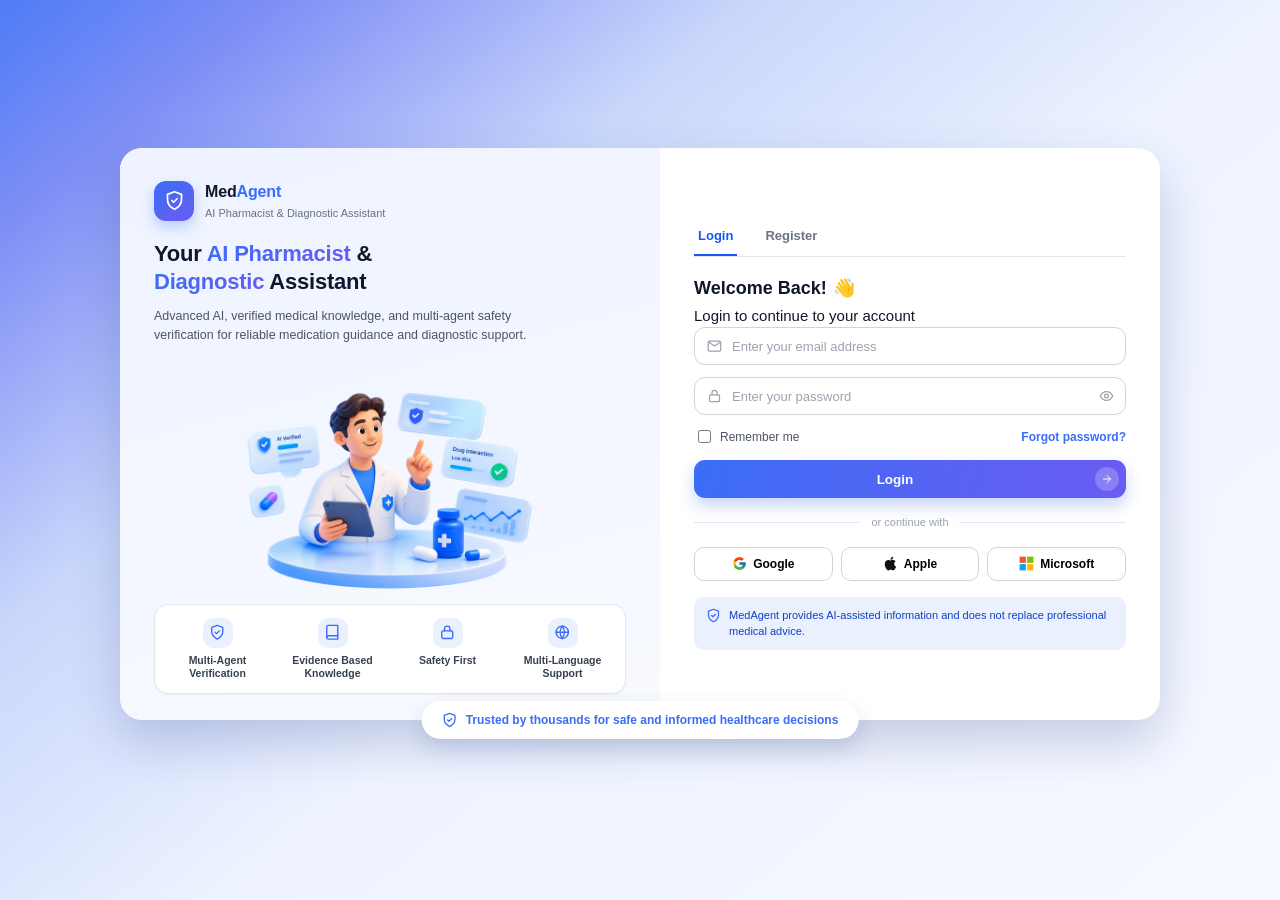
<file: app/static/login.html>
<!DOCTYPE html>
<html lang="en">
<head>
<meta charset="UTF-8" />
<meta name="viewport" content="width=device-width, initial-scale=1.0" />
<title>Login — MedAgent</title>
<link rel="stylesheet" href="css/styles.css?v=3" />
<style>
  :root {
    --auth-a: #3b6df6;
    --auth-b: #6a5cf2;
  }
  body {
    background: linear-gradient(140deg, #4f7cf7 0%, #7f8ff5 12%, #c9d7fb 32%, #eef3ff 55%, #f7f9ff 100%);
    display: flex; align-items: center; justify-content: center;
    min-height: 100vh; padding: 32px 24px 64px;
  }
  .auth-wrapper { position: relative; max-width: 1040px; width: 100%; }
  .auth-shell {
    display: grid; grid-template-columns: 1.08fr 1fr;
    width: 100%;
    background: white; border-radius: 22px; overflow: hidden;
    box-shadow: 0 22px 50px rgba(30, 55, 130, 0.22);
  }
  .auth-left {
    background: linear-gradient(165deg, #eef3ff, #f8faff);
    padding: 32px 34px 26px;
    display: flex; flex-direction: column; justify-content: center;
    position: relative;
  }
  .auth-logo-mark {
    width: 40px; height: 40px; border-radius: 12px; flex-shrink: 0;
    background: linear-gradient(150deg, var(--auth-a), var(--auth-b));
    display: flex; align-items: center; justify-content: center; color: white;
    box-shadow: 0 6px 14px rgba(59, 109, 246, 0.3);
  }
  .auth-logo-mark svg { width: 21px; height: 21px; }
  .auth-brand-row { display: flex; align-items: center; gap: 11px; }
  .auth-brand-row .name { font-weight: 700; font-size: 16px; letter-spacing: -0.01em; color: var(--navy); }
  .auth-brand-row .name span { color: var(--auth-a); }
  .auth-brand-row .tagline { font-size: 11px; color: var(--gray-500); margin-top: 1px; }

  .auth-left h1 { font-size: 22px; font-weight: 700; letter-spacing: -0.01em; line-height: 1.3; margin: 18px 0 10px; color: var(--navy); }
  .grad-text {
    background: linear-gradient(100deg, var(--auth-a), var(--auth-b));
    -webkit-background-clip: text; background-clip: text; color: transparent;
  }
  .auth-left > p.lede { color: var(--gray-600); font-size: 12.5px; line-height: 1.55; max-width: 400px; margin-bottom: 6px; }

  .auth-illustration { width: 100%; max-width: 360px; margin: 8px auto 4px; display: block; }

  .feature-grid {
    display: grid; grid-template-columns: repeat(4, 1fr); gap: 10px;
    background: white; border: 1px solid var(--gray-200); border-radius: 14px;
    padding: 13px 10px; box-shadow: var(--shadow-sm);
  }
  .feature-grid .feat { display: flex; flex-direction: column; align-items: center; text-align: center; gap: 6px; }
  .feature-grid .feat .ico-circle { width: 30px; height: 30px; background: var(--primary-light); color: var(--auth-a); }
  .feature-grid .feat span { font-size: 10.5px; font-weight: 600; color: var(--gray-700); line-height: 1.25; }

  .auth-right { padding: 32px 34px; display: flex; flex-direction: column; justify-content: center; }
  .auth-tabs { display: flex; gap: 24px; border-bottom: 1px solid var(--gray-200); margin-bottom: 18px; }
  .auth-right h2 { font-size: 18px; font-weight: 700; margin-bottom: 3px; display: flex; align-items: center; gap: 6px; }
  .auth-right > p.sub { color: var(--gray-500); font-size: 12px; margin-bottom: 16px; }

  .auth-field { margin-bottom: 12px; }
  .auth-input-wrap { position: relative; }
  .auth-input-wrap .leading {
    position: absolute; left: 13px; top: 50%; transform: translateY(-50%);
    width: 15px; height: 15px; color: var(--gray-400);
    display: flex; align-items: center; justify-content: center;
  }
  .auth-input-wrap .leading svg { width: 100%; height: 100%; }
  .auth-input {
    width: 100%; padding: 10.5px 14px 10.5px 37px; border: 1px solid var(--gray-300); border-radius: 11px;
    font-size: 13px; font-family: inherit; color: var(--navy); background: white;
    transition: border-color .15s, box-shadow .15s;
  }
  .auth-input:focus { outline: none; border-color: var(--auth-a); box-shadow: 0 0 0 3px rgba(59,109,246,0.12); }
  .auth-input::placeholder { color: var(--gray-400); }
  .auth-input-icon-btn {
    position: absolute; right: 12px; top: 50%; transform: translateY(-50%);
    background: none; border: none; color: var(--gray-400); display: flex;
    width: 15px; height: 15px; padding: 0;
  }
  .auth-input-icon-btn svg { width: 100%; height: 100%; }

  .form-row-between { display: flex; align-items: center; justify-content: space-between; margin: 12px 0 14px; font-size: 12px; }
  .checkbox-row { display: flex; align-items: center; gap: 6px; color: var(--gray-600); }
  .field-error { color: var(--red); font-size: 11.5px; margin-top: 5px; display: none; }

  .btn-gradient {
    width: 100%; position: relative; border: none; cursor: pointer;
    background: linear-gradient(100deg, var(--auth-a), var(--auth-b));
    color: white; font-weight: 600; font-size: 13.5px;
    padding: 11.5px 46px 11.5px 16px; border-radius: 11px;
    box-shadow: 0 8px 16px rgba(59, 109, 246, 0.28);
    transition: transform .12s ease, box-shadow .12s ease;
  }
  .btn-gradient:hover:not(:disabled) { transform: translateY(-1px); box-shadow: 0 11px 20px rgba(59, 109, 246, 0.36); }
  .btn-gradient:disabled { opacity: .7; cursor: not-allowed; }
  .btn-gradient .arrow-dot {
    position: absolute; right: 7px; top: 50%; transform: translateY(-50%);
    width: 24px; height: 24px; border-radius: 50%; background: rgba(255,255,255,0.22);
    display: flex; align-items: center; justify-content: center;
  }
  .btn-gradient .arrow-dot svg { width: 12px; height: 12px; }

  .form-view { display: none; }
  .form-view.active { display: block; }

  .divider-row { display: flex; align-items: center; gap: 10px; margin: 16px 0; color: var(--gray-400); font-size: 11px; }
  .divider-row .line { flex: 1; height: 1px; background: var(--gray-200); }

  .social-grid { display: grid; grid-template-columns: 1fr 1fr 1fr; gap: 8px; }
  .social-btn {
    display: flex; align-items: center; justify-content: center; gap: 6px;
    padding: 8.5px; border: 1px solid var(--gray-300); border-radius: 10px;
    font-size: 12px; font-weight: 600; background: white; cursor: pointer;
    transition: background .15s, border-color .15s;
  }
  .social-btn:hover { background: var(--gray-50); border-color: var(--gray-400); }
  .social-btn svg { width: 15px; height: 15px; flex-shrink: 0; }

  .note-box {
    display: flex; gap: 8px; align-items: flex-start; background: var(--primary-light);
    border-radius: 10px; padding: 10px 12px; margin-top: 16px; font-size: 11px;
    color: var(--primary-dark); line-height: 1.5;
  }
  .note-box .ico { flex-shrink: 0; width: 15px; height: 15px; margin-top: 1px; color: var(--auth-a); }
  .note-box .ico svg { width: 100%; height: 100%; }

  .trust-bar {
    position: absolute; left: 50%; bottom: 0; transform: translate(-50%, 50%);
    display: flex; align-items: center; gap: 8px;
    background: white; border-radius: 999px; padding: 10px 20px;
    box-shadow: 0 10px 22px rgba(30, 55, 130, 0.16);
    font-size: 12px; font-weight: 600; color: var(--auth-a);
    white-space: nowrap; z-index: 5;
  }
  .trust-bar .ico { width: 16px; height: 16px; flex-shrink: 0; color: var(--auth-a); }
  .trust-bar .ico svg { width: 100%; height: 100%; }

  @media (max-width: 980px) {
    .auth-shell { grid-template-columns: 1fr; max-width: 460px; }
    .auth-left { padding: 28px 26px 22px; }
    .auth-illustration { max-width: 240px; }
    .auth-right { padding: 28px 26px 34px; }
    .trust-bar {
      white-space: normal; text-align: center; max-width: 82%;
      border-radius: 18px; flex-direction: column; gap: 5px; padding: 12px 18px;
    }
  }
  @media (max-width: 480px) {
    body { padding: 20px 12px 76px; }
    .auth-shell { border-radius: 16px; }
    .auth-left { padding: 22px 18px 18px; }
    .auth-left h1 { font-size: 19px; }
    .feature-grid { grid-template-columns: 1fr 1fr; }
    .auth-right { padding: 22px 18px 28px; }
    .social-grid { grid-template-columns: 1fr; }
    .trust-bar { font-size: 11px; padding: 10px 14px; max-width: 88%; }
  }
</style>
</head>
<body>

<div class="auth-wrapper">
<div class="auth-shell">
  <div class="auth-left">
    <div class="auth-brand-row">
      <div class="auth-logo-mark" id="ico-brand"></div>
      <div>
        <div class="name">Med<span>Agent</span></div>
        <div class="tagline">AI Pharmacist &amp; Diagnostic Assistant</div>
      </div>
    </div>

    <h1>Your <span class="grad-text">AI Pharmacist</span> &amp;<br /><span class="grad-text">Diagnostic</span> Assistant</h1>
    <p class="lede">Advanced AI, verified medical knowledge, and multi-agent safety verification for reliable medication guidance and diagnostic support.</p>

    <img class="auth-illustration" src="img/pharmacist-hero.png" alt="AI pharmacist assistant illustration " />

    <div class="feature-grid">
      <div class="feat"><div class="ico-circle" id="ico-f1"></div><span>Multi-Agent Verification</span></div>
      <div class="feat"><div class="ico-circle" id="ico-f2"></div><span>Evidence Based Knowledge</span></div>
      <div class="feat"><div class="ico-circle" id="ico-f3"></div><span>Safety First</span></div>
      <div class="feat"><div class="ico-circle" id="ico-f4"></div><span>Multi-Language Support</span></div>
    </div>
  </div>

  <div class="auth-right">
    <div class="auth-tabs">
      <div class="pill-tab active" data-tab="login">Login</div>
      <div class="pill-tab" data-tab="register">Register</div>
    </div>

    <div class="form-view active" id="view-login">
      <h2>Welcome Back! <span>👋</span></h2>
      <p class="sub">Login to continue to your account</p>
      <form id="login-form">
        <div class="auth-field">
          <div class="auth-input-wrap">
            <span class="leading" id="ico-mail-1"></span>
            <input class="auth-input" type="email" id="login-email" placeholder="Enter your email address" required />
          </div>
        </div>
        <div class="auth-field">
          <div class="auth-input-wrap">
            <span class="leading" id="ico-lock-1"></span>
            <input class="auth-input" type="password" id="login-password" placeholder="Enter your password" required minlength="6" style="padding-right:36px;" />
            <button type="button" class="auth-input-icon-btn" data-toggle="login-password"></button>
          </div>
        </div>
        <div class="form-row-between">
          <label class="checkbox-row"><input type="checkbox" /> Remember me</label>
          <a href="#" class="bold" style="color:var(--auth-a);">Forgot password?</a>
        </div>
        <div class="field-error" id="login-error"></div>
        <button class="btn-gradient" type="submit" id="login-submit">
          Login
          <span class="arrow-dot" id="ico-arrow-login"></span>
        </button>
      </form>

      <div class="divider-row"><div class="line"></div>or continue with<div class="line"></div></div>
      <div class="social-grid">
        <button class="social-btn" data-provider="Google" id="btn-google-login"></button>
        <button class="social-btn" data-provider="Apple" id="btn-apple-login"></button>
        <button class="social-btn" data-provider="Microsoft" id="btn-microsoft-login"></button>
      </div>

      <div class="note-box"><span class="ico" id="ico-note-1"></span><span>MedAgent provides AI-assisted information and does not replace professional medical advice.</span></div>
    </div>

    <div class="form-view" id="view-register">
      <h2>Create Your Account</h2>
      <p class="sub">Join MedAgent for safer, smarter medication guidance</p>
      <form id="register-form">
        <div class="auth-field">
          <div class="auth-input-wrap">
            <span class="leading" id="ico-user-1"></span>
            <input class="auth-input" id="register-name" placeholder="Enter your full name" required />
          </div>
        </div>
        <div class="auth-field">
          <div class="auth-input-wrap">
            <span class="leading" id="ico-mail-2"></span>
            <input class="auth-input" type="email" id="register-email" placeholder="Enter your email address" required />
          </div>
        </div>
        <div class="auth-field">
          <div class="auth-input-wrap">
            <span class="leading" id="ico-lock-2"></span>
            <input class="auth-input" type="password" id="register-password" placeholder="At least 6 characters" required minlength="6" style="padding-right:36px;" />
            <button type="button" class="auth-input-icon-btn" data-toggle="register-password"></button>
          </div>
        </div>
        <div class="field-error" id="register-error" style="margin-bottom:14px;"></div>
        <button class="btn-gradient" type="submit" id="register-submit">
          Create Account
          <span class="arrow-dot" id="ico-arrow-register"></span>
        </button>
      </form>
      <div class="note-box"><span class="ico" id="ico-note-2"></span><span>By creating an account you agree this tool provides AI-assisted information, not medical advice.</span></div>
    </div>
  </div>
</div>

  <div class="trust-bar"><span class="ico" id="ico-trust"></span><span>Trusted by thousands for safe and informed healthcare decisions</span></div>
</div>

<script src="js/icons.js?v=3"></script>
<script src="js/api.js"></script>
<script>
  // Brand-mark icons (kept local to this page — multicolor logos aren't
  // part of the shared currentColor icon set in icons.js).
  const BrandIcons = {
    google: '<svg viewBox="0 0 48 48" width="24" height="24"><path fill="#FFC107" d="M43.611,20.083H42V20H24v8h11.303c-1.649,4.657-6.08,8-11.303,8c-6.627,0-12-5.373-12-12c0-6.627,5.373-12,12-12c3.059,0,5.842,1.154,7.961,3.039l5.657-5.657C34.046,6.053,29.268,4,24,4C12.955,4,4,12.955,4,24c0,11.045,8.955,20,20,20c11.045,0,20-8.955,20-20C44,22.659,43.862,21.35,43.611,20.083z"/><path fill="#FF3D00" d="M6.306,14.691l6.571,4.819C14.655,15.108,18.961,12,24,12c3.059,0,5.842,1.154,7.961,3.039l5.657-5.657C34.046,6.053,29.268,4,24,4C16.318,4,9.656,8.337,6.306,14.691z"/><path fill="#4CAF50" d="M24,44c5.166,0,9.86-1.977,13.409-5.192l-6.19-5.238C29.211,35.091,26.715,36,24,36c-5.202,0-9.619-3.317-11.283-7.946l-6.522,5.025C9.505,39.556,16.227,44,24,44z"/><path fill="#1976D2" d="M43.611,20.083H42V20H24v8h11.303c-0.792,2.237-2.231,4.166-4.087,5.571c0.001-0.001,0.002-0.001,0.003-0.002l6.19,5.238C36.971,39.205,44,34,44,24C44,22.659,43.862,21.35,43.611,20.083z"/></svg>',
    apple: '<svg viewBox="0 0 24 24" width="18" height="18" fill="#111"><path d="M16.365 1.43c0 1.14-.493 2.27-1.177 3.08-.744.9-1.99 1.57-2.987 1.57-.12 0-.23-.02-.3-.03-.01-.06-.04-.22-.04-.4 0-1.13.55-2.27 1.19-3.03.8-.92 2.14-1.58 3.25-1.62.02.14.06.28.06.43zm4.565 15.71c-.03.07-.463 1.58-1.518 3.12-.925 1.34-1.9 2.68-3.43 2.71-1.49.03-1.97-.88-3.67-.88-1.71 0-2.23.85-3.65.91-1.46.06-2.58-1.44-3.51-2.78-1.9-2.75-3.37-7.79-1.41-11.19.96-1.68 2.69-2.75 4.55-2.78 1.44-.03 2.79.97 3.67.97.87 0 2.51-1.2 4.24-1.02.72.03 2.74.29 4.04 2.19-.1.07-2.41 1.41-2.38 4.2.03 3.34 2.93 4.45 2.97 4.47z"/></svg>',
    microsoft: '<svg viewBox="0 0 24 24" width="18" height="18"><rect x="1" y="1" width="10" height="10" fill="#F35325"/><rect x="13" y="1" width="10" height="10" fill="#81BC06"/><rect x="1" y="13" width="10" height="10" fill="#05A6F0"/><rect x="13" y="13" width="10" height="10" fill="#FFBA08"/></svg>'
  };

  document.getElementById("ico-brand").innerHTML = Icons.shieldCheck;
  document.getElementById("ico-f1").innerHTML = Icons.shieldCheck;
  document.getElementById("ico-f2").innerHTML = Icons.book;
  document.getElementById("ico-f3").innerHTML = Icons.lock;
  document.getElementById("ico-f4").innerHTML = Icons.globe;
  document.getElementById("ico-mail-1").innerHTML = Icons.mail;
  document.getElementById("ico-user-1").innerHTML = Icons.user;
  document.getElementById("ico-mail-2").innerHTML = Icons.mail;
  document.getElementById("ico-lock-1").innerHTML = Icons.lock;
  document.getElementById("ico-lock-2").innerHTML = Icons.lock;
  document.getElementById("ico-note-1").innerHTML = Icons.shieldCheck;
  document.getElementById("ico-note-2").innerHTML = Icons.shieldCheck;
  document.getElementById("ico-arrow-login").innerHTML = Icons.arrowRight;
  document.getElementById("ico-arrow-register").innerHTML = Icons.arrowRight;
  document.getElementById("ico-trust").innerHTML = Icons.shieldCheck;

  const googleBtn = document.getElementById("btn-google-login");
  googleBtn.innerHTML = BrandIcons.google + "<span>Google</span>";
  const appleBtn = document.getElementById("btn-apple-login");
  appleBtn.innerHTML = BrandIcons.apple + "<span>Apple</span>";
  const msBtn = document.getElementById("btn-microsoft-login");
  msBtn.innerHTML = BrandIcons.microsoft + "<span>Microsoft</span>";

  document.querySelectorAll('[data-toggle]').forEach(btn => {
    btn.innerHTML = Icons.eye;
    btn.addEventListener("click", () => {
      const input = document.getElementById(btn.dataset.toggle);
      const showing = input.type === "text";
      input.type = showing ? "password" : "text";
      btn.innerHTML = showing ? Icons.eye : Icons.eyeOff;
    });
  });

  // Tabs
  document.querySelectorAll(".pill-tab").forEach(tab => {
    tab.addEventListener("click", () => {
      document.querySelectorAll(".pill-tab").forEach(t => t.classList.remove("active"));
      document.querySelectorAll(".form-view").forEach(v => v.classList.remove("active"));
      tab.classList.add("active");
      document.getElementById("view-" + tab.dataset.tab).classList.add("active");
    });
  });
  if (location.hash === "#register") document.querySelector('[data-tab="register"]').click();

  // Social buttons — real OAuth isn't wired up in this build, so we're
  // honest about that rather than faking a successful login.
  document.querySelectorAll(".social-btn").forEach(btn => {
    btn.addEventListener("click", () => toast(`${btn.dataset.provider} sign-in isn't configured in this demo yet — please use email/password.`));
  });

  function setLoading(btn, loading, label) {
    btn.disabled = loading;
    if (loading) {
      btn.innerHTML = '<span class="spinner"></span>';
    } else {
      const arrowId = btn.id === "login-submit" ? "ico-arrow-login" : "ico-arrow-register";
      btn.innerHTML = `${label}<span class="arrow-dot" id="${arrowId}">${Icons.arrowRight}</span>`;
    }
  }

  document.getElementById("login-form").addEventListener("submit", async (e) => {
    e.preventDefault();
    const email = document.getElementById("login-email").value.trim();
    const password = document.getElementById("login-password").value;
    const errEl = document.getElementById("login-error");
    errEl.style.display = "none";
    const btn = document.getElementById("login-submit");
    setLoading(btn, true, "Login");
    try {
      const result = await MedAPI.login(email, password);
      MedAPI.setToken(result.token);
      MedAPI.setUser(result.user);
      toast(`Welcome back, ${result.user.name.split(" ")[0]}!`, "success");
      location.href = "dashboard.html";
    } catch (err) {
      errEl.textContent = err.message || "Login failed.";
      errEl.style.display = "block";
    } finally {
      setLoading(btn, false, "Login");
    }
  });

  document.getElementById("register-form").addEventListener("submit", async (e) => {
    e.preventDefault();
    const name = document.getElementById("register-name").value.trim();
    const email = document.getElementById("register-email").value.trim();
    const password = document.getElementById("register-password").value;
    const errEl = document.getElementById("register-error");
    errEl.style.display = "none";
    const btn = document.getElementById("register-submit");
    setLoading(btn, true, "Create Account");
    try {
      const result = await MedAPI.register(name, email, password);
      MedAPI.setToken(result.token);
      MedAPI.setUser(result.user);
      toast(`Welcome to MedAgent, ${result.user.name.split(" ")[0]}!`, "success");
      location.href = "dashboard.html";
    } catch (err) {
      errEl.textContent = err.message || "Registration failed.";
      errEl.style.display = "block";
    } finally {
      setLoading(btn, false, "Create Account");
    }
  });

  // Already logged in? Skip straight to the dashboard.
  if (MedAPI.isLoggedIn()) location.href = "dashboard.html";
</script>
</body>
</html>
</file>
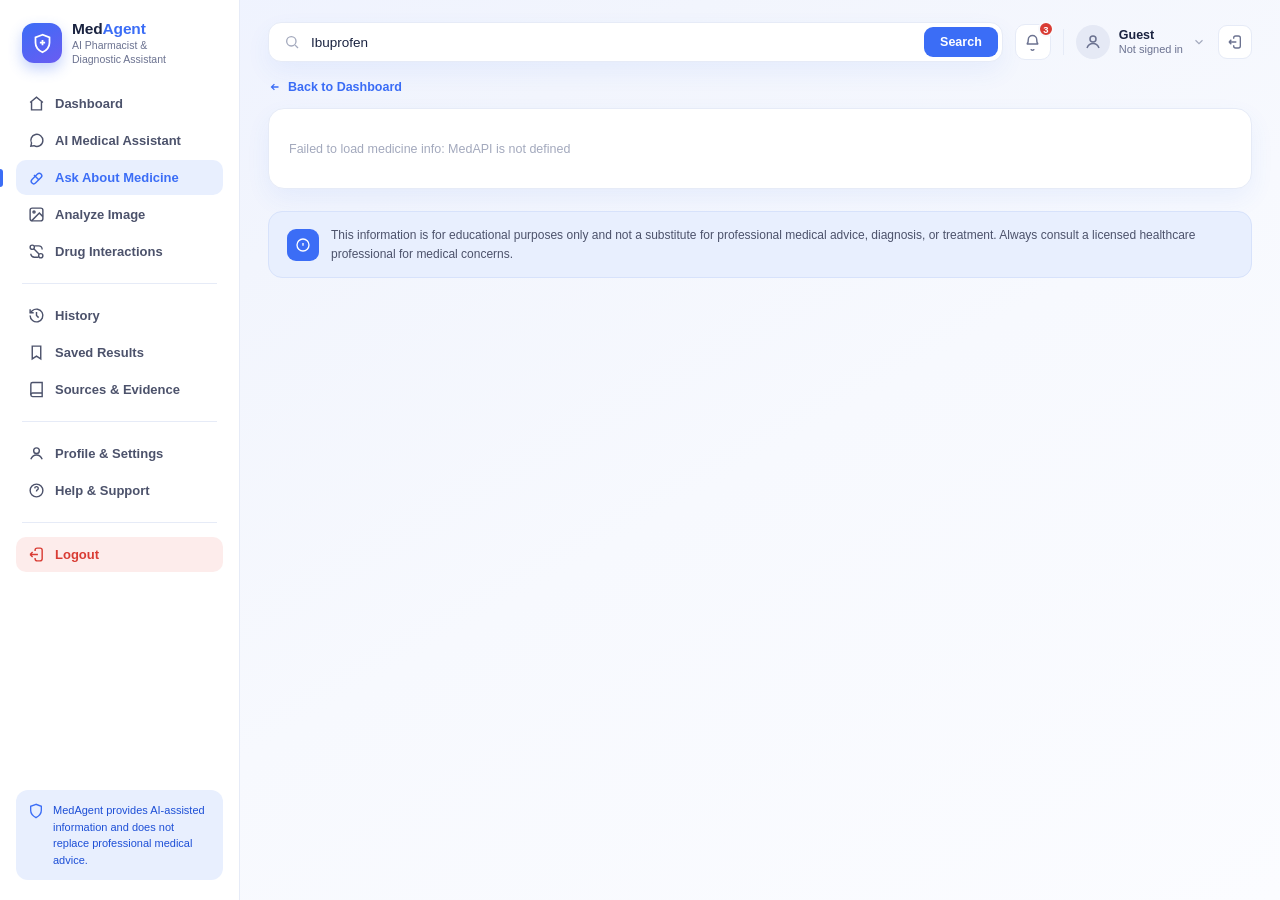
<file: app/static/medicine.html>
<!DOCTYPE html>
<html lang="en">
<head>
<meta charset="UTF-8" />
<meta name="viewport" content="width=device-width, initial-scale=1.0" />
<title>Ask About Medicine — MedAgent</title>
<style>
  :root {
    --primary: #3b6df6;
    --primary-dark: #1d4fd6;
    --primary-light: #e8effe;
    --navy: #1a2340;
    --gray-50: #f8f9fc;
    --gray-100: #f1f3f8;
    --gray-200: #e5e9f5;
    --gray-300: #d3d9ea;
    --gray-400: #a3a9bd;
    --gray-500: #6b7290;
    --gray-600: #4c526b;
    --green: #14a06a;
    --green-bg: #e5f8ee;
    --green-border: #bfead6;
    --teal: #0f9e93;
    --teal-bg: #e1f5f3;
    --amber: #b9791a;
    --amber-bg: #fdf3df;
    --amber-border: #f5e0ab;
    --purple: #6a5cf2;
    --purple-bg: #efeeff;
    --red: #d93c34;
    --red-bg: #fdeceb;
    --red-border: #f6cdc9;
    --conf-bg: #eef1fc;
    --conf-border: #dde2f7;
    --card-bg: #ffffff;
    --card-border: #e6ebf7;
    --shadow-card: 0 10px 24px rgba(59, 109, 246, 0.07);
  }
  * { box-sizing: border-box; }
  body {
    margin: 0; font-family: -apple-system, BlinkMacSystemFont, "Segoe UI", Roboto, Helvetica, Arial, sans-serif;
    background: linear-gradient(150deg, #eef2ff 0%, #f2f5fd 25%, #f7f9fe 55%, #fbfcff 100%);
    color: var(--navy); min-height: 100vh;
  }
  a { text-decoration: none; color: inherit; }
  button { font-family: inherit; cursor: pointer; }
  ul { margin: 0; padding: 0; list-style: none; }
  .app-shell { display: flex; min-height: 100vh; }

  /* ---------- Sidebar (shared shell) ---------- */
  .sidebar-backdrop { display: none; position: fixed; inset: 0; background: rgba(15,20,40,0.35); z-index: 30; }
  .sidebar {
    width: 240px; flex-shrink: 0; background: var(--card-bg); border-right: 1px solid var(--card-border);
    padding: 20px 16px; display: flex; flex-direction: column;
    position: sticky; top: 0; height: 100vh; z-index: 40; transition: transform .25s ease;
  }
  .brand-row { display: flex; align-items: center; gap: 10px; padding: 0 6px 20px; }
  .brand-logo {
    width: 40px; height: 40px; border-radius: 12px; flex-shrink: 0;
    background: linear-gradient(150deg, #3b6df6, #6a5cf2); color: white;
    display: flex; align-items: center; justify-content: center; box-shadow: 0 6px 14px rgba(59,109,246,0.3);
  }
  .brand-logo svg { width: 21px; height: 21px; }
  .brand-name { font-weight: 700; font-size: 15.5px; letter-spacing: -0.01em; }
  .brand-name span { color: var(--primary); }
  .brand-tagline { font-size: 10.5px; color: var(--gray-500); line-height: 1.3; margin-top: 1px; }

  .nav-group { display: flex; flex-direction: column; gap: 2px; }
  .nav-divider { height: 1px; background: var(--card-border); margin: 12px 6px; }
  .nav-item {
    display: flex; align-items: center; gap: 10px; padding: 9px 12px; border-radius: 10px;
    font-size: 13px; font-weight: 600; color: var(--gray-600); position: relative;
  }
  .nav-item svg { width: 17px; height: 17px; flex-shrink: 0; }
  .nav-item:hover { background: var(--gray-50); color: var(--navy); }
  .nav-item.active { background: var(--primary-light); color: var(--primary); }
  .nav-item.active::before {
    content: ""; position: absolute; left: -16px; top: 50%; transform: translateY(-50%);
    width: 3px; height: 18px; background: var(--primary); border-radius: 0 3px 3px 0;
  }
  .nav-item.logout { color: var(--red); background: var(--red-bg); }
  .nav-item.logout:hover { background: #fbdedc; }
  .sidebar-bottom { margin-top: auto; padding-top: 12px; display: flex; flex-direction: column; gap: 10px; }
  .sidebar-note {
    background: var(--primary-light); border-radius: 12px; padding: 12px; display: flex; gap: 9px;
    font-size: 11px; color: var(--primary-dark); line-height: 1.5;
  }
  .sidebar-note svg { width: 16px; height: 16px; flex-shrink: 0; color: var(--primary); margin-top: 1px; }

  .menu-toggle {
    display: none; align-items: center; justify-content: center; width: 36px; height: 36px;
    border-radius: 10px; background: var(--card-bg); border: 1px solid var(--card-border); cursor: pointer; flex-shrink: 0;
  }
  .menu-toggle svg { width: 18px; height: 18px; color: var(--navy); }

  .main-col { flex: 1; min-width: 0; display: flex; flex-direction: column; }
  .page-body { padding: 22px 28px 40px; max-width: 1360px; width: 100%; margin: 0 auto; }

  /* ---------- Topbar ---------- */
  .topbar-row { display: flex; align-items: center; gap: 12px; margin-bottom: 18px; }
  .search-wrap { flex: 1; position: relative; }
  .search-wrap .lead-ico { position: absolute; left: 16px; top: 50%; transform: translateY(-50%); width: 16px; height: 16px; color: var(--gray-400); }
  .search-input {
    width: 100%; padding: 11.5px 16px 11.5px 42px; border-radius: 13px; border: 1px solid var(--card-border);
    background: var(--card-bg); font-size: 13.5px; color: var(--navy); box-shadow: var(--shadow-card);
  }
  .search-input::placeholder { color: var(--gray-400); }
  .search-input:focus { outline: none; border-color: var(--primary); box-shadow: 0 0 0 3px rgba(59,109,246,0.12); }
  .search-go-btn {
    position: absolute; right: 5px; top: 50%; transform: translateY(-50%); border: none; cursor: pointer;
    background: var(--primary); color: white; font-size: 12.5px; font-weight: 700; padding: 8px 16px; border-radius: 9px;
  }
  .topbar-right { display: flex; align-items: center; gap: 12px; flex-shrink: 0; }
  .bell-btn { position: relative; width: 36px; height: 36px; border-radius: 10px; border: 1px solid var(--card-border); background: var(--card-bg); display: flex; align-items: center; justify-content: center; color: var(--gray-500); }
  .bell-btn svg { width: 17px; height: 17px; }
  .bell-dot { position: absolute; top: -4px; right: -4px; background: var(--red); color: white; font-size: 9.5px; font-weight: 700; width: 16px; height: 16px; border-radius: 50%; display: flex; align-items: center; justify-content: center; border: 2px solid var(--gray-50); }
  .topbar-divider { width: 1px; height: 26px; background: var(--card-border); }
  .profile-pill { display: flex; align-items: center; gap: 9px; cursor: pointer; }
  .profile-pill .avatar-circle { width: 34px; height: 34px; border-radius: 50%; background: var(--gray-200); display: flex; align-items: center; justify-content: center; color: var(--gray-500); flex-shrink: 0; }
  .profile-pill .avatar-circle svg { width: 18px; height: 18px; }
  .profile-pill .who { line-height: 1.2; }
  .profile-pill .name { font-size: 12.5px; font-weight: 700; }
  .profile-pill .role { font-size: 11px; color: var(--gray-500); }
  .profile-pill .chev { width: 14px; height: 14px; color: var(--gray-400); }
  .logout-icon-btn { width: 34px; height: 34px; border-radius: 9px; border: 1px solid var(--card-border); background: var(--card-bg); display: flex; align-items: center; justify-content: center; color: var(--gray-500); }
  .logout-icon-btn svg { width: 16px; height: 16px; }

  /* ---------- Page content ---------- */
  .back-link { display: inline-flex; align-items: center; gap: 6px; font-size: 12.5px; font-weight: 700; color: var(--primary); margin-bottom: 14px; }
  .back-link svg { width: 14px; height: 14px; }

  .card { background: var(--card-bg); border: 1px solid var(--card-border); border-radius: 16px; box-shadow: var(--shadow-card); }
  .card-pad { padding: 20px; }

  .detail-grid { display: grid; grid-template-columns: 2.05fr 1fr; gap: 18px; align-items: start; }

  .med-head { display: flex; gap: 18px; flex-wrap: wrap; }
  .med-icon { width: 92px; height: 92px; border-radius: 16px; background: var(--primary-light); flex-shrink: 0; overflow: hidden; display: flex; align-items: center; justify-content: center; }
  .med-icon img { width: 100%; height: 100%; object-fit: cover; }
  .med-info { flex: 1; min-width: 200px; }
  .med-name-row { display: flex; align-items: center; gap: 9px; flex-wrap: wrap; }
  .med-name-row h1 { font-size: 22px; font-weight: 800; margin: 0; }
  .otc-badge { font-size: 10.5px; font-weight: 700; color: var(--green); border: 1px solid var(--green-border); background: var(--green-bg); padding: 2px 9px; border-radius: 999px; }
  .kv-row { display: flex; gap: 6px; margin-top: 6px; font-size: 12.5px; flex-wrap: wrap; }
  .kv-row .k { color: var(--gray-500); }
  .kv-row .v { font-weight: 600; }
  .kv-row .v.link { color: var(--primary); }
  .avail-row { display: flex; gap: 8px; margin-top: 12px; flex-wrap: wrap; }
  .status-pill { font-size: 11px; font-weight: 700; padding: 6px 12px; border-radius: 9px; border: 1px solid; }
  .status-pill.good { color: var(--green); background: var(--green-bg); border-color: var(--green-border); }
  .status-pill.info { color: var(--primary); background: var(--primary-light); border-color: #cddcfb; }

  .forms-box { border: 1px solid var(--card-border); border-radius: 13px; padding: 14px 16px; min-width: 220px; flex-shrink: 0; background: var(--gray-50); }
  .forms-box .head { font-weight: 700; font-size: 12.5px; margin-bottom: 10px; }
  .forms-box li { display: flex; align-items: center; gap: 8px; font-size: 12.5px; margin-bottom: 8px; color: var(--gray-600); }
  .forms-box li:last-child { margin-bottom: 0; }
  .forms-box li svg { width: 14px; height: 14px; flex-shrink: 0; }
  .forms-box li.avail svg { color: var(--green); }
  .forms-box li.unavail { color: var(--gray-400); }
  .forms-box li.unavail svg { color: var(--gray-300); }

  .tabs-row { display: flex; gap: 20px; border-bottom: 1px solid var(--card-border); margin: 20px 0 18px; overflow-x: auto; scrollbar-width: none; }
  .tabs-row::-webkit-scrollbar { display: none; }
  .pill-tab { display: flex; align-items: center; gap: 6px; white-space: nowrap; font-size: 12.5px; font-weight: 600; color: var(--gray-500); padding: 0 2px 11px; border-bottom: 2px solid transparent; flex-shrink: 0; }
  .pill-tab svg { width: 14px; height: 14px; }
  .pill-tab.active { color: var(--primary); border-bottom-color: var(--primary); }
  .pill-tab:hover { color: var(--navy); }

  .tab-panel { display: none; }
  .tab-panel.active { display: block; }
  .panel-title { display: flex; align-items: center; gap: 9px; font-size: 15px; font-weight: 800; margin-bottom: 12px; }
  .panel-title .ico-circle { width: 27px; height: 27px; border-radius: 8px; display: flex; align-items: center; justify-content: center; flex-shrink: 0; }
  .panel-title .ico-circle svg { width: 14px; height: 14px; }
  .lead-text { font-size: 13px; color: var(--gray-600); line-height: 1.6; margin: 0 0 14px; }

  .use-list li, .simple-list li { display: flex; gap: 9px; align-items: flex-start; font-size: 13px; margin-bottom: 10px; line-height: 1.5; }
  .use-list li svg, .simple-list.good li svg { width: 15px; height: 15px; color: var(--green); flex-shrink: 0; margin-top: 1px; }
  .simple-list.warn li svg { width: 15px; height: 15px; color: var(--amber); flex-shrink: 0; margin-top: 1px; }
  .simple-list.bad li svg { width: 15px; height: 15px; color: var(--red); flex-shrink: 0; margin-top: 1px; }
  .empty-note { font-size: 12.5px; color: var(--gray-400); }

  .how-it-works-box { background: var(--green-bg); border: 1px solid var(--green-border); border-radius: 12px; padding: 13px 15px; margin-top: 14px; font-size: 12.5px; line-height: 1.55; color: var(--gray-600); }
  .how-it-works-box b { color: var(--navy); }

  .sub-head { font-weight: 700; font-size: 12.5px; margin: 16px 0 9px; }
  .sub-head:first-child { margin-top: 0; }

  .interaction-mini { display: flex; justify-content: space-between; align-items: center; gap: 10px; padding: 10px 0; border-bottom: 1px solid var(--gray-100); font-size: 12.5px; }
  .interaction-mini:last-child { border-bottom: none; }
  .interaction-mini .desc { color: var(--gray-500); font-size: 11.5px; margin-top: 2px; }
  .sev-badge { font-size: 10px; font-weight: 700; padding: 3px 9px; border-radius: 999px; flex-shrink: 0; white-space: nowrap; }
  .sev-badge.major { color: var(--red); background: var(--red-bg); }
  .sev-badge.moderate { color: var(--amber); background: var(--amber-bg); }
  .sev-badge.minor { color: var(--gray-500); background: var(--gray-100); }

  .alt-chip-row { display: flex; gap: 8px; flex-wrap: wrap; }
  .alt-chip { font-size: 12.5px; font-weight: 600; color: var(--primary); background: var(--primary-light); padding: 8px 14px; border-radius: 999px; }
  .alt-chip:hover { background: #d9e4fd; }

  .tab-link { display: inline-flex; align-items: center; gap: 6px; font-size: 12.5px; font-weight: 700; color: var(--primary); margin-top: 14px; }
  .tab-link svg { width: 13px; height: 13px; }

  /* ---------- Side column ---------- */
  .side-card { margin-bottom: 16px; }
  .side-card:last-child { margin-bottom: 0; }
  .side-card .panel-title { margin-bottom: 14px; }

  .risk-box { border-radius: 12px; padding: 13px 15px; }
  .risk-box.high { background: var(--red-bg); border: 1px solid var(--red-border); }
  .risk-box.clear { background: var(--green-bg); border: 1px solid var(--green-border); }
  .risk-head { display: flex; justify-content: space-between; align-items: center; gap: 8px; margin-bottom: 6px; }
  .risk-head .t { display: flex; align-items: center; gap: 7px; font-weight: 700; font-size: 12.5px; color: var(--red); }
  .risk-head .t svg { width: 15px; height: 15px; }
  .risk-badge { font-size: 10px; font-weight: 800; color: white; background: var(--red); padding: 3px 9px; border-radius: 999px; flex-shrink: 0; }
  .risk-box p { font-size: 12px; color: var(--gray-600); margin: 0 0 8px; line-height: 1.55; }
  .risk-box .clear-txt { display: flex; align-items: center; gap: 7px; font-weight: 700; font-size: 12.5px; color: var(--green); }
  .risk-box .clear-txt svg { width: 15px; height: 15px; }

  .contra-box { background: var(--amber-bg); border: 1px solid var(--amber-border); border-radius: 12px; padding: 13px 15px; }
  .contra-box li { display: flex; align-items: flex-start; gap: 8px; font-size: 12px; color: var(--gray-600); margin-bottom: 8px; line-height: 1.5; }
  .contra-box li:last-child { margin-bottom: 0; }
  .contra-box li .dot { width: 5px; height: 5px; border-radius: 50%; background: var(--amber); margin-top: 6px; flex-shrink: 0; }

  .qf-box { background: var(--amber-bg); border: 1px solid var(--amber-border); border-radius: 12px; padding: 13px 15px; }
  .qf-row { display: flex; justify-content: space-between; align-items: center; font-size: 12px; padding: 7px 0; border-bottom: 1px dashed #ecd9a6; gap: 10px; }
  .qf-row:last-child { border-bottom: none; }
  .qf-row .k { color: var(--gray-600); }
  .qf-row .v { font-weight: 700; text-align: right; }

  .conf-box { background: var(--conf-bg); border: 1px solid var(--conf-border); border-radius: 12px; padding: 15px; }
  .conf-row { display: flex; align-items: center; gap: 14px; }
  .ring-wrap { position: relative; width: 74px; height: 74px; flex-shrink: 0; }
  .ring-wrap svg { transform: rotate(-90deg); }
  .ring-label { position: absolute; inset: 0; display: flex; align-items: center; justify-content: center; font-size: 14px; font-weight: 800; }
  .conf-title { font-weight: 700; font-size: 13px; }
  .conf-sub { font-size: 11px; color: var(--gray-500); margin-top: 3px; line-height: 1.4; }

  .source-box { background: var(--purple-bg); border: 1px solid #ddd8fb; border-radius: 12px; padding: 13px 15px; }
  .source-item { display: flex; justify-content: space-between; align-items: center; gap: 8px; font-size: 12.5px; padding: 8px 0; border-bottom: 1px solid rgba(106,92,242,0.12); color: var(--gray-600); }
  .source-item:last-child { border-bottom: none; }
  .source-item svg { width: 13px; height: 13px; color: var(--primary); flex-shrink: 0; }

  .disclaimer-strip { display: flex; align-items: center; gap: 12px; background: var(--primary-light); border: 1px solid #d7e2fb; border-radius: 14px; padding: 14px 18px; margin-top: 22px; }
  .disclaimer-strip .ico-circle { width: 32px; height: 32px; border-radius: 9px; background: var(--primary); color: white; display: flex; align-items: center; justify-content: center; flex-shrink: 0; }
  .disclaimer-strip .ico-circle svg { width: 16px; height: 16px; }
  .disclaimer-strip p { font-size: 12px; color: var(--gray-600); margin: 0; line-height: 1.55; }

  .skeleton { background: linear-gradient(90deg, var(--gray-100) 25%, var(--gray-200) 37%, var(--gray-100) 63%); background-size: 400% 100%; animation: shimmer 1.4s infinite; border-radius: 10px; }
  @keyframes shimmer { 0% { background-position: 100% 50%; } 100% { background-position: 0 50%; } }

  /* ---------- Responsive ---------- */
  @media (max-width: 1100px) {
    .detail-grid { grid-template-columns: 1fr; }
  }
  @media (max-width: 900px) {
    .menu-toggle { display: flex; }
    .sidebar { position: fixed; left: 0; top: 0; transform: translateX(-100%); box-shadow: 0 0 40px rgba(0,0,0,0.18); }
    .sidebar.open { transform: translateX(0); }
    .sidebar-backdrop.show { display: block; }
    .page-body { padding: 16px 14px 30px; }
  }
  @media (max-width: 680px) {
    .topbar-row { flex-wrap: wrap; }
    .search-wrap { order: 2; flex-basis: 100%; }
    .topbar-right { order: 1; margin-left: auto; }
    .med-head { flex-direction: column; }
    .forms-box { min-width: 0; width: 100%; }
    .card-pad { padding: 16px; }
    .profile-pill .who { display: none; }
  }
</style>
</head>
<body>
<div class="app-shell">

  <div class="sidebar-backdrop" id="sidebarBackdrop"></div>

  <aside class="sidebar" id="sidebar">
    <div class="brand-row">
      <div class="brand-logo"><svg viewBox="0 0 24 24" fill="none" stroke="currentColor" stroke-width="2"><path d="M12 2 4 5v6c0 5 3.4 8.7 8 11 4.6-2.3 8-6 8-11V5l-8-3Z"/><path d="M12 8v6M9 11h6"/></svg></div>
      <div>
        <div class="brand-name">Med<span>Agent</span></div>
        <div class="brand-tagline">AI Pharmacist &amp;<br />Diagnostic Assistant</div>
      </div>
    </div>

    <nav class="nav-group">
      <a class="nav-item" href="dashboard.html">
        <svg viewBox="0 0 24 24" fill="none" stroke="currentColor" stroke-width="2"><path d="M3 10.5 12 3l9 7.5"/><path d="M5 9.5V21h14V9.5"/></svg>
        Dashboard
      </a>
      <a class="nav-item" href="assistant.html">
        <svg viewBox="0 0 24 24" fill="none" stroke="currentColor" stroke-width="2"><path d="M21 12a8.5 8.5 0 0 1-12.6 7.4L4 20l1-4.2A8.5 8.5 0 1 1 21 12Z"/></svg>
        AI Medical Assistant
      </a>
      <a class="nav-item active" href="medicine.html">
        <svg viewBox="0 0 24 24" fill="none" stroke="currentColor" stroke-width="2"><rect x="3" y="10" width="18" height="7" rx="3.5" transform="rotate(-45 12 13.5)"/><path d="m8.5 8.5 7 7"/></svg>
        Ask About Medicine
      </a>
      <a class="nav-item" href="analyze-image.html">
        <svg viewBox="0 0 24 24" fill="none" stroke="currentColor" stroke-width="2"><rect x="3" y="3" width="18" height="18" rx="3"/><circle cx="8.5" cy="8.5" r="1.5"/><path d="m21 15-5-5-11 11"/></svg>
        Analyze Image
      </a>
      <a class="nav-item" href="interactions.html">
        <svg viewBox="0 0 24 24" fill="none" stroke="currentColor" stroke-width="2"><circle cx="6" cy="6" r="3"/><circle cx="18" cy="18" r="3"/><path d="M8.5 8.5 15.5 15.5M9 4h6a5 5 0 0 1 5 5v0M15 20H9a5 5 0 0 1-5-5v0"/></svg>
        Drug Interactions
      </a>

      <div class="nav-divider"></div>

      <a class="nav-item" href="history.html">
        <svg viewBox="0 0 24 24" fill="none" stroke="currentColor" stroke-width="2"><path d="M3 12a9 9 0 1 0 3-6.7L3 8"/><path d="M3 3v5h5M12 7v5l3 3"/></svg>
        History
      </a>
      <a class="nav-item" href="history.html?saved=1">
        <svg viewBox="0 0 24 24" fill="none" stroke="currentColor" stroke-width="2"><path d="M6 3h12v18l-6-4-6 4Z"/></svg>
        Saved Results
      </a>
      <a class="nav-item" href="sources.html">
        <svg viewBox="0 0 24 24" fill="none" stroke="currentColor" stroke-width="2"><path d="M4 19.5A2.5 2.5 0 0 1 6.5 17H20"/><path d="M4 4.5A2.5 2.5 0 0 1 6.5 2H20v20H6.5A2.5 2.5 0 0 1 4 19.5v-15Z"/></svg>
        Sources &amp; Evidence
      </a>

      <div class="nav-divider"></div>

      <a class="nav-item" href="profile.html">
        <svg viewBox="0 0 24 24" fill="none" stroke="currentColor" stroke-width="2"><circle cx="12" cy="8" r="4"/><path d="M4 20c1.5-4 5-6 8-6s6.5 2 8 6"/></svg>
        Profile &amp; Settings
      </a>
      <a class="nav-item" href="support.html">
        <svg viewBox="0 0 24 24" fill="none" stroke="currentColor" stroke-width="2"><circle cx="12" cy="12" r="9"/><path d="M9.5 9a2.5 2.5 0 1 1 3.7 2.2c-.9.5-1.2 1-1.2 1.8v.3M12 17h.01"/></svg>
        Help &amp; Support
      </a>

      <div class="nav-divider"></div>
      <a class="nav-item logout" href="login.html">
        <svg viewBox="0 0 24 24" fill="none" stroke="currentColor" stroke-width="2"><path d="M10 17v1a3 3 0 0 0 3 3h4a3 3 0 0 0 3-3V6a3 3 0 0 0-3-3h-4a3 3 0 0 0-3 3v1"/><path d="M14 12H3m0 0 3.5-3.5M3 12l3.5 3.5"/></svg>
        Logout
      </a>
    </nav>

    <div class="sidebar-bottom">
      <div class="sidebar-note">
        <svg viewBox="0 0 24 24" fill="none" stroke="currentColor" stroke-width="2"><path d="M12 2 4 5v6c0 5 3.4 8.7 8 11 4.6-2.3 8-6 8-11V5l-8-3Z"/></svg>
        <span>MedAgent provides AI-assisted information and does not replace professional medical advice.</span>
      </div>
    </div>
  </aside>

  <div class="main-col">
    <main class="page-body">

      <div class="topbar-row">
        <button class="menu-toggle" id="menuToggle" aria-label="Open menu">
          <svg viewBox="0 0 24 24" fill="none" stroke="currentColor" stroke-width="2"><path d="M4 7h16M4 12h16M4 17h16"/></svg>
        </button>
        <div class="search-wrap">
          <span class="lead-ico"><svg viewBox="0 0 24 24" fill="none" stroke="currentColor" stroke-width="2"><circle cx="11" cy="11" r="7"/><path d="m21 21-4.3-4.3"/></svg></span>
          <input class="search-input" id="medicineSearchInput" placeholder="Search medicine name..." />
          <button class="search-go-btn" id="medicineSearchBtn">Search</button>
        </div>
        <div class="topbar-right">
          <button class="bell-btn" aria-label="Notifications">
            <svg viewBox="0 0 24 24" fill="none" stroke="currentColor" stroke-width="2"><path d="M6 8a6 6 0 1 1 12 0c0 5 2 6 2 6H4s2-1 2-6Z"/><path d="M10 21a2 2 0 0 0 4 0"/></svg>
            <span class="bell-dot">3</span>
          </button>
          <div class="topbar-divider"></div>
          <div class="profile-pill">
            <div class="avatar-circle" id="profileAvatar"><svg viewBox="0 0 24 24" fill="none" stroke="currentColor" stroke-width="2"><circle cx="12" cy="8" r="4"/><path d="M4 20c1.5-4 5-6 8-6s6.5 2 8 6"/></svg></div>
            <div class="who">
              <div class="name" id="profileName">Guest</div>
              <div class="role" id="profileRole">Patient</div>
            </div>
            <svg class="chev" viewBox="0 0 24 24" fill="none" stroke="currentColor" stroke-width="2"><path d="m6 9 6 6 6-6"/></svg>
          </div>
          <a class="logout-icon-btn" href="login.html" aria-label="Logout">
            <svg viewBox="0 0 24 24" fill="none" stroke="currentColor" stroke-width="2"><path d="M10 17v1a3 3 0 0 0 3 3h4a3 3 0 0 0 3-3V6a3 3 0 0 0-3-3h-4a3 3 0 0 0-3 3v1"/><path d="M14 12H3m0 0 3.5-3.5M3 12l3.5 3.5"/></svg>
          </a>
        </div>
      </div>

      <a class="back-link" href="dashboard.html">
        <svg viewBox="0 0 24 24" fill="none" stroke="currentColor" stroke-width="2.2"><path d="m11 17-5-5 5-5M6 12h12"/></svg>
        Back to Dashboard
      </a>

      <div id="medicineContent"></div>

      <div class="disclaimer-strip">
        <span class="ico-circle"><svg viewBox="0 0 24 24" fill="none" stroke="currentColor" stroke-width="2"><path d="M12 9v4M12 16.5h.01"/><circle cx="12" cy="12" r="9"/></svg></span>
        <p>This information is for educational purposes only and not a substitute for professional medical advice, diagnosis, or treatment. Always consult a licensed healthcare professional for medical concerns.</p>
      </div>

    </main>
  </div>
</div>

<script>
  /* ---------------- sidebar (mobile) ---------------- */
  const sidebar = document.getElementById("sidebar");
  const backdrop = document.getElementById("sidebarBackdrop");
  document.getElementById("menuToggle").addEventListener("click", () => { sidebar.classList.add("open"); backdrop.classList.add("show"); });
  backdrop.addEventListener("click", () => { sidebar.classList.remove("open"); backdrop.classList.remove("show"); });
  window.addEventListener("resize", () => { if (window.innerWidth > 900) { sidebar.classList.remove("open"); backdrop.classList.remove("show"); } });

  function escapeHtml(s) { const d = document.createElement("div"); d.textContent = s == null ? "" : String(s); return d.innerHTML; }

  /* ---------------- profile: real user only ---------------- */
  (function loadProfile() {
    const nameEl = document.getElementById("profileName");
    const roleEl = document.getElementById("profileRole");
    let user = null;
    try { if (typeof MedAPI !== "undefined" && MedAPI.getUser) user = MedAPI.getUser(); } catch (e) {}
    if (!user) {
      try {
        const raw = localStorage.getItem("medagent_user") || localStorage.getItem("user");
        if (raw) user = JSON.parse(raw);
      } catch (e) {}
    }
    if (user && user.name) {
      nameEl.textContent = user.name.split(" ")[0];
      roleEl.textContent = user.role || "Patient";
    } else {
      nameEl.textContent = "Guest";
      roleEl.textContent = "Not signed in";
    }
  })();

  /* ---------------- icons ---------------- */
  const I = {
    check: '<svg viewBox="0 0 24 24" fill="none" stroke="currentColor" stroke-width="2.2"><path d="m5 12 5 5 9-11"/></svg>',
    x: '<svg viewBox="0 0 24 24" fill="none" stroke="currentColor" stroke-width="2.2"><path d="M6 6l12 12M18 6 6 18"/></svg>',
    circleX: '<svg viewBox="0 0 24 24" fill="none" stroke="currentColor" stroke-width="2"><circle cx="12" cy="12" r="9"/><path d="m9.5 9.5 5 5m0-5-5 5"/></svg>',
    book: '<svg viewBox="0 0 24 24" fill="none" stroke="currentColor" stroke-width="2"><path d="M4 19.5A2.5 2.5 0 0 1 6.5 17H20"/><path d="M4 4.5A2.5 2.5 0 0 1 6.5 2H20v20H6.5A2.5 2.5 0 0 1 4 19.5v-15Z"/></svg>',
    alert: '<svg viewBox="0 0 24 24" fill="none" stroke="currentColor" stroke-width="2"><path d="M10.3 3.9 2.7 17.1A1.8 1.8 0 0 0 4.3 20h15.4a1.8 1.8 0 0 0 1.6-2.9L13.7 3.9a1.8 1.8 0 0 0-3.4 0Z"/><path d="M12 9v4M12 16.5h.01"/></svg>',
    interactions: '<svg viewBox="0 0 24 24" fill="none" stroke="currentColor" stroke-width="2"><circle cx="6" cy="6" r="3"/><circle cx="18" cy="18" r="3"/><path d="M8.5 8.5 15.5 15.5"/></svg>',
    shield: '<svg viewBox="0 0 24 24" fill="none" stroke="currentColor" stroke-width="2"><path d="M12 2 4 5v6c0 5 3.4 8.7 8 11 4.6-2.3 8-6 8-11V5l-8-3Z"/></svg>',
    shieldCheck: '<svg viewBox="0 0 24 24" fill="none" stroke="currentColor" stroke-width="2"><path d="M12 2 4 5v6c0 5 3.4 8.7 8 11 4.6-2.3 8-6 8-11V5l-8-3Z"/><path d="m9 12 2 2 4-4"/></svg>',
    swap: '<svg viewBox="0 0 24 24" fill="none" stroke="currentColor" stroke-width="2"><path d="m17 3 4 4-4 4M3 7h18M7 21l-4-4 4-4M21 17H3"/></svg>',
    search: '<svg viewBox="0 0 24 24" fill="none" stroke="currentColor" stroke-width="2"><circle cx="11" cy="11" r="7"/><path d="m21 21-4.3-4.3"/></svg>',
    arrow: '<svg viewBox="0 0 24 24" fill="none" stroke="currentColor" stroke-width="2.2"><path d="M5 12h14M13 6l6 6-6 6"/></svg>',
    ext: '<svg viewBox="0 0 24 24" fill="none" stroke="currentColor" stroke-width="2"><path d="M18 13v6a2 2 0 0 1-2 2H5a2 2 0 0 1-2-2V8a2 2 0 0 1 2-2h6"/><path d="M15 3h6v6M10 14 21 3"/></svg>',
    pill: '<svg viewBox="0 0 24 24" fill="none" stroke="currentColor" stroke-width="2"><rect x="3" y="10" width="18" height="7" rx="3.5" transform="rotate(-45 12 13.5)"/><path d="m8.5 8.5 7 7"/></svg>',
    info: '<svg viewBox="0 0 24 24" fill="none" stroke="currentColor" stroke-width="2"><circle cx="12" cy="12" r="9"/><path d="M12 11v5M12 8h.01"/></svg>',
  };

  const TABS = [
    { id: "uses", label: "Uses", icon: "check" },
    { id: "dosage", label: "Dosage", icon: "book" },
    { id: "side_effects", label: "Side Effects", icon: "alert" },
    { id: "contraindications", label: "Contraindications", icon: "x" },
    { id: "interactions", label: "Interactions", icon: "interactions" },
    { id: "warnings", label: "Warnings", icon: "shield" },
    { id: "alternatives", label: "Alternatives", icon: "swap" },
  ];

  function qs(name) { return new URLSearchParams(location.search).get(name); }
  function confColor(score) { if (score >= 0.75) return "var(--green)"; if (score >= 0.5) return "var(--amber)"; return "var(--red)"; }

  function renderRing(score) {
    const pct = Math.round(score * 100), r = 30, c = 2 * Math.PI * r, offset = c * (1 - score), color = confColor(score);
    return `<div class="ring-wrap"><svg width="74" height="74">
        <circle cx="37" cy="37" r="${r}" fill="none" stroke="var(--gray-200)" stroke-width="7"/>
        <circle cx="37" cy="37" r="${r}" fill="none" stroke="${color}" stroke-width="7" stroke-linecap="round" stroke-dasharray="${c}" stroke-dashoffset="${offset}"/>
      </svg><div class="ring-label" style="color:${color};">${pct}%</div></div>`;
  }

  function listOrEmpty(items, cls, icon) {
    if (!items || !items.length) return `<p class="empty-note">Not available in the current data.</p>`;
    return `<ul class="${cls}">${items.map(i => `<li>${I[icon]}<span>${escapeHtml(i)}</span></li>`).join("")}</ul>`;
  }

  async function fetchMedicine(name) {
    return await MedAPI.getMedicineDetail(name);
  }

  function renderMedicine(d) {
    const qf = d.quick_facts || {};
    const qfRows = Object.entries(qf).filter(([, v]) => v);
    const knownInteractions = d.known_interactions || [];
    const highRisk = knownInteractions.find(i => i.severity === "major");
    const pregnancyBadge = (cat) => {
      if (!cat) return "";
      const cls = cat === "avoid" ? "bad" : cat === "caution" ? "warn" : "good";
      const color = cls === "bad" ? "var(--red)" : cls === "warn" ? "var(--amber)" : "var(--green)";
      return `<span style="font-weight:700;color:${color};text-transform:capitalize;">${escapeHtml(cat)}</span>`;
    };

    document.getElementById("medicineContent").innerHTML = `
      <div class="detail-grid">
        <div>
          <div class="card card-pad">
            <div class="med-head">
              <div class="med-icon"><img src="img/ask-medicine.png" alt="" onerror="this.replaceWith(Object.assign(document.createElement('div'),{innerHTML:'${I.pill.replace(/'/g, "\\'")}',style:'width:40px;height:40px;color:var(--primary);'}))" /></div>
              <div class="med-info">
                <div class="med-name-row">
                  <h1>${escapeHtml(d.name)}</h1>
                  ${d.otc ? `<span class="otc-badge">OTC</span>` : ""}
                </div>
                <div class="kv-row"><span class="k">Generic Name:</span><span class="v link">${escapeHtml(d.generic_name || d.name)}</span></div>
                ${d.drug_class ? `<div class="kv-row"><span class="k">Drug Class:</span><span class="v">${escapeHtml(d.drug_class)}</span></div>` : ""}
                ${d.therapeutic_class ? `<div class="kv-row"><span class="k">Therapeutic Class:</span><span class="v">${escapeHtml(d.therapeutic_class)}</span></div>` : ""}
                <div class="avail-row">
                  <span class="status-pill good">${d.availability ? escapeHtml(d.availability) : "Availability data limited"}</span>
                  <span class="status-pill info">${d.prescription_required ? "Prescription Required" : "Prescription Not Required"}</span>
                </div>
              </div>
              <div class="forms-box">
                <div class="head">Available Forms</div>
                <ul>${(d.dosage_forms && d.dosage_forms.length ? d.dosage_forms : [{ label: "Form details not available", available: false }]).map(f => `<li class="${f.available ? "avail" : "unavail"}">${f.available ? I.check : I.circleX}<span>${escapeHtml(f.label)}</span></li>`).join("")}</ul>
              </div>
            </div>

            <div class="tabs-row">
              ${TABS.map((t, i) => `<div class="pill-tab ${i === 0 ? "active" : ""}" data-tab="${t.id}">${I[t.icon]}${t.label}</div>`).join("")}
            </div>

            <div class="tab-panel active" data-panel="uses">
              <div class="panel-title"><span class="ico-circle" style="background:var(--green-bg);color:var(--green);">${I.check}</span>Uses</div>
              <p class="lead-text">${escapeHtml(d.name)} is used to relieve pain, reduce fever (temperature), and reduce inflammation.</p>
              <div class="sub-head">Commonly used for</div>
              ${listOrEmpty(d.uses, "use-list", "check")}
              ${d.how_it_works ? `<div class="how-it-works-box"><b>How it works:</b> ${escapeHtml(d.how_it_works)}</div>` : ""}
            </div>

            <div class="tab-panel" data-panel="dosage">
              <div class="panel-title"><span class="ico-circle" style="background:var(--primary-light);color:var(--primary);">${I.book}</span>Dosage</div>
              <p class="lead-text">${d.dosage_guidance ? escapeHtml(d.dosage_guidance) : "Specific dosage guidance isn't available in the current data — follow the product label or your pharmacist's instructions."}</p>
              <div class="sub-head">Available Forms</div>
              ${listOrEmpty((d.dosage_forms || []).filter(f => f.available).map(f => f.label), "simple-list good", "check")}
            </div>

            <div class="tab-panel" data-panel="side_effects">
              <div class="panel-title"><span class="ico-circle" style="background:var(--amber-bg);color:var(--amber);">${I.alert}</span>Side Effects</div>
              <div class="sub-head">Common</div>
              ${listOrEmpty(d.side_effects_common, "simple-list warn", "alert")}
              <div class="sub-head">Serious — seek medical attention</div>
              ${listOrEmpty(d.side_effects_serious, "simple-list bad", "alert")}
            </div>

            <div class="tab-panel" data-panel="contraindications">
              <div class="panel-title"><span class="ico-circle" style="background:var(--red-bg);color:var(--red);">${I.x}</span>Contraindications</div>
              ${listOrEmpty(d.contraindications, "simple-list bad", "x")}
            </div>

            <div class="tab-panel" data-panel="interactions">
              <div class="panel-title"><span class="ico-circle" style="background:var(--primary-light);color:var(--primary);">${I.interactions}</span>Known Interactions</div>
              ${knownInteractions.length ? knownInteractions.map(i => `
                <div class="interaction-mini">
                  <span>${escapeHtml(d.name)} + <b>${escapeHtml(i.with_medicine)}</b><div class="desc">${escapeHtml(i.description)}</div></span>
                  <span class="sev-badge ${i.severity}">${escapeHtml(i.severity)}</span>
                </div>`).join("") : `<p class="empty-note">No known interactions found in the local database.</p>`}
              <a class="tab-link" href="interactions.html?a=${encodeURIComponent(d.name)}">Open full Interaction Checker ${I.arrow}</a>
            </div>

            <div class="tab-panel" data-panel="warnings">
              <div class="panel-title"><span class="ico-circle" style="background:var(--amber-bg);color:var(--amber);">${I.shield}</span>Warnings</div>
              ${listOrEmpty(d.warnings, "simple-list warn", "alert")}
            </div>

            <div class="tab-panel" data-panel="alternatives">
              <div class="panel-title"><span class="ico-circle" style="background:var(--purple-bg);color:var(--purple);">${I.swap}</span>Alternatives</div>
              ${d.alternatives && d.alternatives.length
                ? `<div class="alt-chip-row">${d.alternatives.map(a => `<a class="alt-chip" href="medicine.html?name=${encodeURIComponent(a)}">${escapeHtml(a)}</a>`).join("")}</div>`
                : `<p class="empty-note">No alternatives listed in the current data.</p>`}
            </div>
          </div>
        </div>

        <div>
          <div class="card card-pad side-card">
            <div class="panel-title"><span class="ico-circle" style="background:var(--green-bg);color:var(--green);">${I.shieldCheck}</span>Safety Panel</div>
            ${highRisk ? `
              <div class="risk-box high">
                <div class="risk-head"><span class="t">${I.alert} Interaction Risk</span><span class="risk-badge">High Risk</span></div>
                <p>${escapeHtml(d.name)} may interact with <b>${escapeHtml(highRisk.with_medicine)}</b> — ${escapeHtml(highRisk.description)}</p>
                <a class="tab-link" style="margin-top:0;" href="interactions.html?a=${encodeURIComponent(d.name)}&b=${encodeURIComponent(highRisk.with_medicine)}">Check Interactions ${I.arrow}</a>
              </div>` : `
              <div class="risk-box clear"><span class="clear-txt">${I.check} No high-risk interactions on file</span></div>`}
          </div>

          <div class="card card-pad side-card">
            <div class="panel-title"><span class="ico-circle" style="background:var(--amber-bg);color:var(--amber);">${I.alert}</span>Contraindication Warnings</div>
            <div class="contra-box">
              <ul>${(d.contraindications || []).slice(0, 4).map(c => `<li><span class="dot"></span><span>${escapeHtml(c)}</span></li>`).join("") || `<li class="empty-note">None on file.</li>`}</ul>
            </div>
            ${(d.contraindications || []).length ? `<a class="tab-link" data-jump="contraindications">View all contraindications ${I.arrow}</a>` : ""}
          </div>

          ${(d.pregnancy_category || (d.age_restrictions && d.age_restrictions.length)) ? `
          <div class="card card-pad side-card">
            <div class="panel-title"><span class="ico-circle" style="background:var(--purple-bg);color:var(--purple);">${I.shield}</span>Age &amp; Pregnancy Rules</div>
            ${d.pregnancy_category ? `<div class="qf-row" style="border:none;"><span class="k">Pregnancy</span>${pregnancyBadge(d.pregnancy_category)}</div>` : ""}
            ${(d.age_restrictions && d.age_restrictions.length) ? listOrEmpty(d.age_restrictions, "simple-list warn", "alert") : ""}
          </div>` : ""}

          ${qfRows.length ? `
          <div class="card card-pad side-card">
            <div class="panel-title"><span class="ico-circle" style="background:var(--amber-bg);color:var(--amber);">${I.info}</span>Quick Facts</div>
            <div class="qf-box">${qfRows.map(([k, v]) => `<div class="qf-row"><span class="k">${escapeHtml(k)}</span><span class="v">${escapeHtml(v)}</span></div>`).join("")}</div>
          </div>` : ""}

          ${(d.confidence_score !== undefined && d.confidence_score !== null) ? `
          <div class="card card-pad side-card">
            <div class="panel-title"><span class="ico-circle" style="background:var(--primary-light);color:var(--primary);">${I.shieldCheck}</span>Confidence Score</div>
            <div class="conf-box">
              <div class="conf-row">
                ${renderRing(d.confidence_score)}
                <div>
                  <div class="conf-title" style="color:${confColor(d.confidence_score)};">${d.confidence_score >= 0.75 ? "High Confidence" : d.confidence_score >= 0.5 ? "Moderate Confidence" : "Low Confidence"}</div>
                  <div class="conf-sub">Information is based on trusted medical sources and guidelines.</div>
                </div>
              </div>
            </div>
          </div>` : ""}

          <div class="card card-pad side-card">
            <div class="panel-title"><span class="ico-circle" style="background:var(--purple-bg);color:var(--purple);">${I.book}</span>Source References</div>
            <div class="source-box">
              ${(d.sources && d.sources.length) ? d.sources.slice(0, 5).map((s, idx) => `<div class="source-item">${idx + 1}. ${escapeHtml(s.source)} ${I.ext}</div>`).join("") : `<p class="empty-note">No external sources retrieved.</p>`}
            </div>
            ${(d.sources && d.sources.length > 5) ? `<a class="tab-link" href="sources.html">View all sources ${I.arrow}</a>` : ""}
          </div>
        </div>
      </div>`;

    document.querySelectorAll(".tabs-row .pill-tab").forEach(tab => {
      tab.addEventListener("click", () => {
        document.querySelectorAll(".tabs-row .pill-tab").forEach(t => t.classList.remove("active"));
        document.querySelectorAll(".tab-panel").forEach(p => p.classList.remove("active"));
        tab.classList.add("active");
        document.querySelector(`.tab-panel[data-panel="${tab.dataset.tab}"]`).classList.add("active");
      });
    });
    document.querySelectorAll('[data-jump="contraindications"]').forEach(link => {
      link.addEventListener("click", (e) => {
        e.preventDefault();
        document.querySelector('.pill-tab[data-tab="contraindications"]').click();
        document.getElementById("medicineContent").scrollIntoView({ behavior: "smooth", block: "start" });
      });
    });
  }

  function renderNotFound(name) {
    document.getElementById("medicineContent").innerHTML = `
      <div class="card card-pad" style="text-align:center;padding:60px 20px;">
        <div style="width:56px;height:56px;border-radius:50%;background:var(--gray-100);color:var(--gray-400);display:flex;align-items:center;justify-content:center;margin:0 auto 16px;">${I.search}</div>
        <h3 style="margin-bottom:8px;">No information found for "${escapeHtml(name)}"</h3>
        <p class="empty-note">Try a different spelling, or check the generic name.</p>
      </div>`;
  }

  function renderSkeleton() {
    document.getElementById("medicineContent").innerHTML = `
      <div class="card card-pad">
        <div style="display:flex;gap:18px;">
          <div class="skeleton" style="width:92px;height:92px;border-radius:16px;flex-shrink:0;"></div>
          <div style="flex:1;"><div class="skeleton" style="height:20px;width:200px;margin-bottom:10px;"></div><div class="skeleton" style="height:13px;width:150px;"></div></div>
        </div>
        <div class="skeleton" style="height:180px;margin-top:20px;"></div>
      </div>`;
  }

  async function loadMedicine(name) {
    renderSkeleton();
    try {
      const detail = await fetchMedicine(name);
      renderMedicine(detail);
    } catch (e) {
      if (e.status === 404) renderNotFound(name);
      else document.getElementById("medicineContent").innerHTML = `<div class="card card-pad"><p class="empty-note">Failed to load medicine info: ${escapeHtml(e.message)}</p></div>`;
    }
  }

  document.getElementById("medicineSearchBtn").addEventListener("click", () => {
    const v = document.getElementById("medicineSearchInput").value.trim();
    if (v) { history.pushState(null, "", "medicine.html?name=" + encodeURIComponent(v)); loadMedicine(v); }
  });
  document.getElementById("medicineSearchInput").addEventListener("keydown", (e) => {
    if (e.key === "Enter") document.getElementById("medicineSearchBtn").click();
  });

  const initialName = qs("name") || "Ibuprofen";
  document.getElementById("medicineSearchInput").value = initialName;
  loadMedicine(initialName);
</script>
</body>
</html>
</file>
<file: app/static/css/styles.css>
/* =========================================================================
   MedAgent — shared design system
   Tokens sampled/derived directly from the provided Layout.docx screens:
   blue-on-white clinical UI, soft tinted icon circles, rounded 12px cards.
   ========================================================================= */

:root {
  /* Brand */
  --primary: #1656f5;
  --primary-dark: #1141c4;
  --primary-darker: #0d3399;
  --primary-light: #eaf0fe;
  --primary-lighter: #f4f7fe;

  /* Neutrals */
  --navy: #0f172a;
  --gray-900: #111827;
  --gray-700: #374151;
  --gray-600: #4b5563;
  --gray-500: #6b7280;
  --gray-400: #9ca3af;
  --gray-300: #d1d5db;
  --gray-200: #e5e7eb;
  --gray-100: #f1f5f9;
  --gray-50: #f8fafc;
  --white: #ffffff;

  /* Semantic */
  --green: #16a34a;
  --green-bg: #eefdf3;
  --green-border: #bbf0cf;
  --amber: #d97706;
  --amber-bg: #fef6e7;
  --amber-border: #fce4b0;
  --red: #dc2626;
  --red-bg: #fef2f2;
  --red-border: #fecaca;
  --purple: #7c3aed;
  --purple-bg: #f3eeff;
  --teal: #0d9488;
  --teal-bg: #ecfdf9;

  /* Elevation / radius */
  --radius-sm: 8px;
  --radius: 12px;
  --radius-lg: 18px;
  --shadow-sm: 0 1px 2px rgba(15, 23, 42, 0.05);
  --shadow: 0 1px 3px rgba(15, 23, 42, 0.06), 0 1px 2px rgba(15, 23, 42, 0.04);
  --shadow-md: 0 8px 24px rgba(15, 23, 42, 0.08);
  --shadow-lg: 0 16px 40px rgba(15, 23, 42, 0.12);

  --sidebar-w: 248px;
  --topbar-h: 72px;
}

* { box-sizing: border-box; }

html, body {
  margin: 0;
  padding: 0;
  background: var(--gray-50);
  color: var(--navy);
  font-family: "Inter", -apple-system, BlinkMacSystemFont, "Segoe UI", Roboto, Helvetica, Arial, sans-serif;
  -webkit-font-smoothing: antialiased;
  font-size: 15px;
  line-height: 1.5;
}

a { color: inherit; text-decoration: none; }
button { font-family: inherit; cursor: pointer; }
ul { margin: 0; padding: 0; list-style: none; }
h1, h2, h3, h4, p { margin: 0; }
img { max-width: 100%; display: block; }
/* Global safety net: any icon SVG dropped into a container with no
   dedicated sizing rule falls back to 1em (its text size) instead of
   its raw intrinsic size (which is huge when only viewBox is set). */
svg { display: block; width: 1em; height: 1em; }

::selection { background: var(--primary-light); }

/* ---------- Layout scaffolding ---------- */

.app-shell {
  display: flex;
  min-height: 100vh;
}

.sidebar {
  width: var(--sidebar-w);
  flex-shrink: 0;
  background: var(--white);
  border-right: 1px solid var(--gray-200);
  display: flex;
  flex-direction: column;
  padding: 20px 16px;
  position: sticky;
  top: 0;
  height: 100vh;
  overflow-y: auto;
}

.main-col {
  flex: 1;
  min-width: 0;
  display: flex;
  flex-direction: column;
}

.topbar {
  height: var(--topbar-h);
  background: var(--white);
  border-bottom: 1px solid var(--gray-200);
  display: flex;
  align-items: center;
  gap: 16px;
  padding: 0 28px;
  position: sticky;
  top: 0;
  z-index: 20;
}

.page-body {
  padding: 28px;
  flex: 1;
}

.page-header { margin-bottom: 20px; }
.page-header h1 { font-size: 22px; font-weight: 800; letter-spacing: -0.02em; }
.page-header p { color: var(--gray-500); margin-top: 4px; font-size: 14px; }

/* ---------- Brand lockup ---------- */

.brand {
  display: flex;
  align-items: center;
  gap: 10px;
}

.brand-mark {
  width: 40px;
  height: 40px;
  border-radius: 12px;
  background: linear-gradient(145deg, var(--primary), var(--primary-dark));
  display: flex;
  align-items: center;
  justify-content: center;
  color: white;
  flex-shrink: 0;
  box-shadow: 0 4px 10px rgba(22, 86, 245, 0.28);
}
.brand-mark svg { width: 22px; height: 22px; }

.brand-text .name { font-weight: 800; font-size: 18px; letter-spacing: -0.02em; color: var(--navy); }
.brand-text .name span { color: var(--primary); }
.brand-text .tagline { font-size: 11px; color: var(--gray-500); margin-top: -2px; }

/* ---------- Buttons ---------- */

.btn {
  display: inline-flex;
  align-items: center;
  justify-content: center;
  gap: 8px;
  border-radius: var(--radius-sm);
  border: 1px solid transparent;
  font-weight: 600;
  font-size: 14px;
  padding: 11px 20px;
  transition: all .15s ease;
  white-space: nowrap;
}
.btn:disabled { opacity: .55; cursor: not-allowed; }
.btn-primary { background: var(--primary); color: white; box-shadow: 0 1px 2px rgba(22,86,245,.25); }
.btn-primary:hover:not(:disabled) { background: var(--primary-dark); }
.btn-outline { background: white; color: var(--primary); border-color: var(--gray-300); }
.btn-outline:hover:not(:disabled) { border-color: var(--primary); background: var(--primary-lighter); }
.btn-ghost { background: transparent; color: var(--gray-600); }
.btn-ghost:hover:not(:disabled) { background: var(--gray-100); }
.btn-sm { padding: 7px 12px; font-size: 13px; border-radius: 8px; }
.btn-block { width: 100%; }
.btn-danger { background: var(--red); color: white; }

/* ---------- Cards ---------- */

.card {
  background: white;
  border: 1px solid var(--gray-200);
  border-radius: var(--radius);
  box-shadow: var(--shadow-sm);
}
.card-pad { padding: 20px; }
.card-title {
  display: flex; align-items: center; gap: 10px;
  font-weight: 700; font-size: 15px; color: var(--navy);
}
.card-title .ico {
  width: 32px; height: 32px; border-radius: 9px;
  display: flex; align-items: center; justify-content: center; flex-shrink: 0;
}
.card-title .ico svg { width: 55%; height: 55%; }

/* ---------- Badges / pills ---------- */

.badge {
  display: inline-flex; align-items: center; gap: 5px;
  font-size: 11.5px; font-weight: 700; padding: 3px 9px; border-radius: 999px;
  letter-spacing: .01em;
}
.badge-green { background: var(--green-bg); color: var(--green); border: 1px solid var(--green-border); }
.badge-amber { background: var(--amber-bg); color: var(--amber); border: 1px solid var(--amber-border); }
.badge-red { background: var(--red-bg); color: var(--red); border: 1px solid var(--red-border); }
.badge-blue { background: var(--primary-light); color: var(--primary-dark); }
.badge-gray { background: var(--gray-100); color: var(--gray-600); }
.badge-purple { background: var(--purple-bg); color: var(--purple); }

.pill-tab {
  padding: 8px 4px; font-size: 13px; font-weight: 600; color: var(--gray-500);
  border-bottom: 2px solid transparent; cursor: pointer;
}
.pill-tab.active { color: var(--primary); border-color: var(--primary); }

/* ---------- Sidebar nav ---------- */

.nav-section { margin-top: 18px; }
.nav-section:first-child { margin-top: 8px; }
.nav-link {
  display: flex; align-items: center; gap: 12px;
  padding: 10px 12px; border-radius: 9px; font-size: 14px; font-weight: 500;
  color: var(--gray-600); margin-bottom: 2px;
}
.nav-link:hover { background: var(--gray-50); color: var(--navy); }
.nav-link.active { background: var(--primary-light); color: var(--primary); font-weight: 700; }
.nav-link svg { width: 19px; height: 19px; flex-shrink: 0; }
.nav-divider { height: 1px; background: var(--gray-200); margin: 14px 0; }
.nav-logout { color: var(--red); }
.nav-logout:hover { background: var(--red-bg); }

/* ---------- Forms ---------- */

.field { margin-bottom: 16px; }
.field label { display: block; font-size: 13px; font-weight: 600; color: var(--gray-700); margin-bottom: 6px; }
.input-wrap { position: relative; }
.input-wrap .leading {
  position: absolute; left: 13px; top: 50%; transform: translateY(-50%);
  width: 17px; height: 17px; color: var(--gray-400);
  display: flex; align-items: center; justify-content: center;
}
.input-wrap .leading svg {
  width: 100%; height: 100%;
}
.input, select.input, textarea.input {
  width: 100%; padding: 11px 13px; border: 1px solid var(--gray-300); border-radius: var(--radius-sm);
  font-size: 14px; font-family: inherit; color: var(--navy); background: white;
  transition: border-color .15s;
}
.input-wrap .input { padding-left: 38px; }
.input:focus, select.input:focus, textarea.input:focus { outline: none; border-color: var(--primary); box-shadow: 0 0 0 3px var(--primary-light); }
.input::placeholder { color: var(--gray-400); }
.input-icon-btn {
  position: absolute; right: 12px; top: 50%; transform: translateY(-50%);
  background: none; border: none; color: var(--gray-400); display: flex;
  width: 17px; height: 17px; padding: 0;
}
.input-icon-btn svg { width: 100%; height: 100%; }

/* ---------- Misc utility ---------- */

.flex { display: flex; }
.flex-col { display: flex; flex-direction: column; }
.items-center { align-items: center; }
.justify-between { justify-content: space-between; }
.gap-8 { gap: 8px; } .gap-10 { gap: 10px; } .gap-12 { gap: 12px; } .gap-16 { gap: 16px; } .gap-20 { gap: 20px; }
.grow { flex: 1; }
.muted { color: var(--gray-500); }
.small { font-size: 13px; }
.tiny { font-size: 12px; }
.bold { font-weight: 700; }
.mt-8 { margin-top: 8px; } .mt-12 { margin-top: 12px; } .mt-16 { margin-top: 16px; } .mt-20 { margin-top: 20px; } .mt-28 { margin-top: 28px; }
.mb-8 { margin-bottom: 8px; } .mb-12 { margin-bottom: 12px; } .mb-16 { margin-bottom: 16px; }
.grid { display: grid; }
.rounded-full { border-radius: 999px; }
.text-right { text-align: right; }
.hidden { display: none !important; }
.avatar {
  width: 38px; height: 38px; border-radius: 999px; background: var(--gray-200);
  display: flex; align-items: center; justify-content: center; font-weight: 700; color: var(--gray-600);
  overflow: hidden; flex-shrink: 0;
}

.spinner {
  width: 18px; height: 18px; border-radius: 50%; border: 2.5px solid rgba(255,255,255,.4);
  border-top-color: white; animation: spin .7s linear infinite; display: inline-block;
}
.spinner.dark { border: 2.5px solid var(--gray-200); border-top-color: var(--primary); }
@keyframes spin { to { transform: rotate(360deg); } }

.skeleton {
  background: linear-gradient(90deg, var(--gray-100) 25%, var(--gray-200) 37%, var(--gray-100) 63%);
  background-size: 400% 100%;
  animation: shimmer 1.4s ease infinite;
  border-radius: 8px;
}
@keyframes shimmer { 0% { background-position: 100% 50%; } 100% { background-position: 0 50%; } }

.toast-stack {
  position: fixed; bottom: 24px; right: 24px; z-index: 999;
  display: flex; flex-direction: column; gap: 10px; align-items: flex-end;
}
.toast {
  background: var(--navy); color: white; padding: 12px 16px; border-radius: 10px;
  font-size: 13.5px; box-shadow: var(--shadow-lg); max-width: 340px;
  animation: toast-in .2s ease;
}
.toast.error { background: #7f1d1d; }
.toast.success { background: #14532d; }
@keyframes toast-in { from { opacity: 0; transform: translateY(8px); } to { opacity: 1; transform: translateY(0); } }

/* progress / confidence ring */
.ring-wrap { position: relative; width: 84px; height: 84px; }
.ring-wrap svg { width: 100%; height: 100%; transform: rotate(-90deg); }
.ring-label {
  position: absolute; inset: 0; display: flex; align-items: center; justify-content: center;
  font-weight: 800; font-size: 17px; color: var(--navy);
}

/* disclaimer banner */
.disclaimer-banner {
  display: flex; gap: 14px; align-items: flex-start;
  background: var(--amber-bg); border: 1px solid var(--amber-border);
  border-radius: var(--radius); padding: 16px 20px; margin-top: 24px;
}
.disclaimer-banner.blue { background: var(--primary-light); border-color: #c7d7fc; }
.disclaimer-banner .ico-circle { flex-shrink: 0; }

.ico-circle {
  width: 40px; height: 40px; border-radius: 10px; display: flex; align-items: center; justify-content: center;
  flex-shrink: 0;
}
/* % sizing means this still scales correctly for the many places that
   override width/height inline (24px, 26px, 30px, 36px, etc). */
.ico-circle svg { width: 55%; height: 55%; }

/* Responsive */
@media (max-width: 980px) {
  .sidebar { position: fixed; left: -280px; z-index: 50; transition: left .2s ease; box-shadow: var(--shadow-lg); }
  .sidebar.open { left: 0; }
  .main-col { width: 100%; }
  .page-body { padding: 16px; }
  .topbar { padding: 0 16px; }
}
</file>
